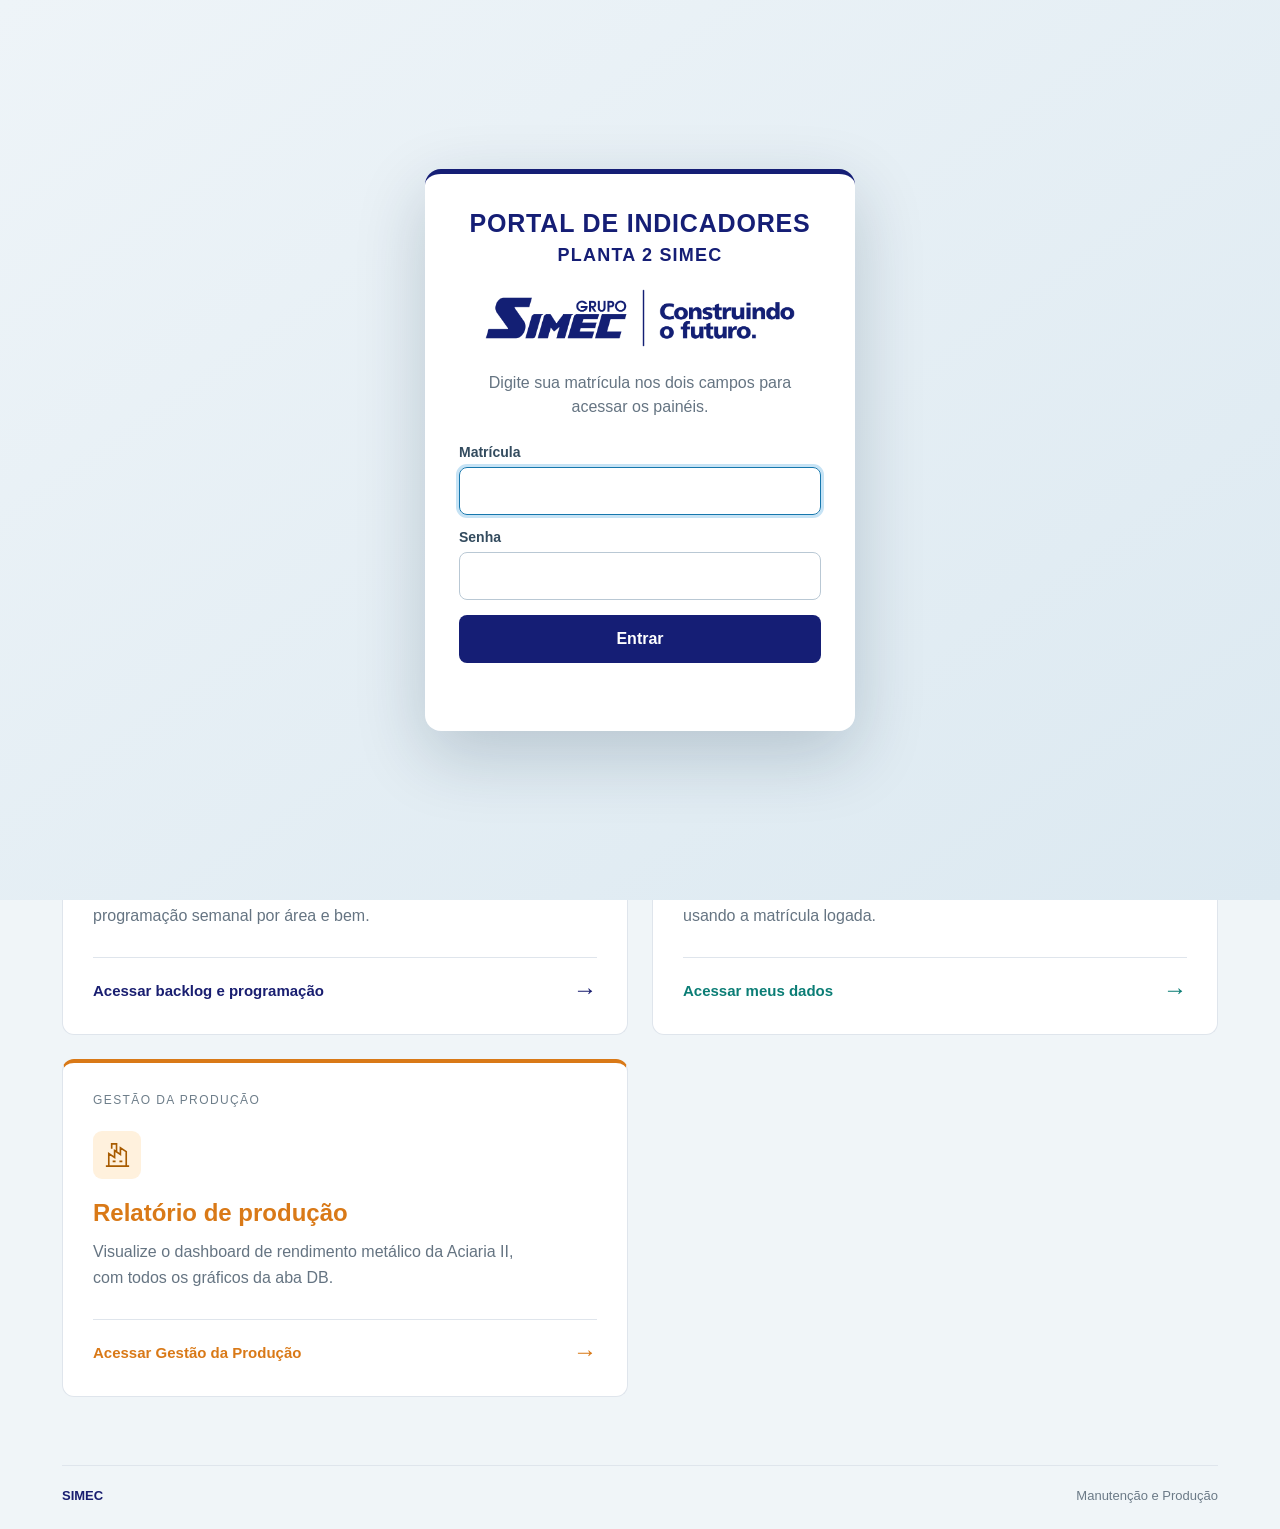
<file: index.html>
<!doctype html>
<html lang="pt-BR"><head><meta charset="utf-8"><meta name="viewport" content="width=device-width,initial-scale=1"><title>Portal de Indicadores Planta 2 Simec</title><meta name="description" content="Acesso aos painéis de treinamentos e manutenção SIMEC Planta 2."><link rel="icon" type="image/png" href="assets/simec-logo.png"><link rel="stylesheet" href="padrao.css?v=20260926-10"><style>html.auth-pending body{visibility:hidden}</style><script>document.documentElement.classList.add("auth-pending")</script><script src="auth.js" defer></script></head>
<body class="portal"><div class="portal-topbar">PORTAL DE INDICADORES PLANTA 2 SIMEC</div><header class="portal-header"><div class="portal-header-inner"><div class="portal-brand"><img class="simec-mark" src="assets/grupo-simec-logo.png" alt="Grupo SIMEC — Construindo o futuro"><img class="ladle-live" src="assets/panela-animada.svg" alt="Panela de aciaria animada, com aço fluindo e faíscas" width="100" height="100"></div><h1>PORTAL DE INDICADORES<br><span>PLANTA 2 SIMEC</span></h1><p>Manutenção e Produção · Equipes e áreas da usina</p></div></header>
<main class="portal-main"><div class="portal-intro"><h2>Acesse os painéis</h2><p>Selecione a área que deseja consultar.</p></div><div class="access-grid">
<a class="access-card training" href="treinamentos.html"><span class="area-label">PESSOAS E EQUIPES</span><div class="access-icon" aria-hidden="true"><svg viewBox="0 0 32 32" fill="none" stroke="currentColor" stroke-width="1.7"><path d="m3 11 13-6 13 6-13 6-13-6Zm5 3v9c5 4 11 4 16 0v-9M29 11v12"/></svg></div><h2>Controle de treinamentos</h2><p>Consulte colaboradores, treinamentos, situação e vencimentos por área e equipe.</p><span class="access-bottom">Acessar treinamentos <span aria-hidden="true">→</span></span></a>
<a class="access-card maintenance-access" href="manutencao.html"><span class="area-label">PLANEJAMENTO E CONTROLE</span><div class="access-icon" aria-hidden="true"><svg viewBox="0 0 32 32" fill="none" stroke="currentColor" stroke-width="1.7"><path d="M4 4v24h25M9 24v-7h4v7m4 0V11h4v13m4 0V6h4v18"/></svg></div><h2>Dashboard de manutenção</h2><p>Acompanhe ordens periódicas e não periódicas e a consecução do backlog.</p><span class="access-bottom">Acessar manutenção <span aria-hidden="true">→</span></span></a>
<a class="access-card backlog-access" href="backlog.html"><span class="area-label">PROGRAMAÇÃO SEMANAL</span><div class="access-icon" aria-hidden="true"><svg viewBox="0 0 32 32" fill="none" stroke="currentColor" stroke-width="1.7"><path d="M5 7h22v20H5zM5 12h22M10 4v6m12-6v6M9 17h5m4 0h5M9 22h5m4 0h5"/></svg></div><h2>Backlog e Programação de Manutenção</h2><p>Filtre ordens pendentes, controle as etapas e monte a programação semanal por área e bem.</p><span class="access-bottom">Acessar backlog e programação <span aria-hidden="true">→</span></span></a>
<a class="access-card employee-access" href="funcionario.html"><span class="area-label">MINHA CONSULTA</span><div class="access-icon" aria-hidden="true"><svg viewBox="0 0 32 32" fill="none" stroke="currentColor" stroke-width="1.7"><circle cx="16" cy="10" r="5"/><path d="M6 28c1-8 5-12 10-12s9 4 10 12M22 7h7m-3-3v6"/></svg></div><h2>Painel do colaborador</h2><p>Consulte seus treinamentos e sua programação semanal usando a matrícula logada.</p><span class="access-bottom">Acessar meus dados <span aria-hidden="true">→</span></span></a>
<a class="access-card production-access" href="gestao-producao.html"><span class="area-label">GESTÃO DA PRODUÇÃO</span><div class="access-icon" aria-hidden="true"><svg viewBox="0 0 32 32" fill="none" stroke="currentColor" stroke-width="1.7"><path d="M4 27h24M7 27V14l6 4v-7l6 4V8l6 4v15M10 9V4h5v8M11 22h3m4 0h3"/></svg></div><h2>Relatório de produção</h2><p>Visualize o dashboard de rendimento metálico da Aciaria II, com todos os gráficos da aba DB.</p><span class="access-bottom">Acessar Gestão da Produção <span aria-hidden="true">→</span></span></a>
</div></main><footer class="portal-footer"><strong>SIMEC</strong><span>Manutenção e Produção</span></footer></body></html>
</file>
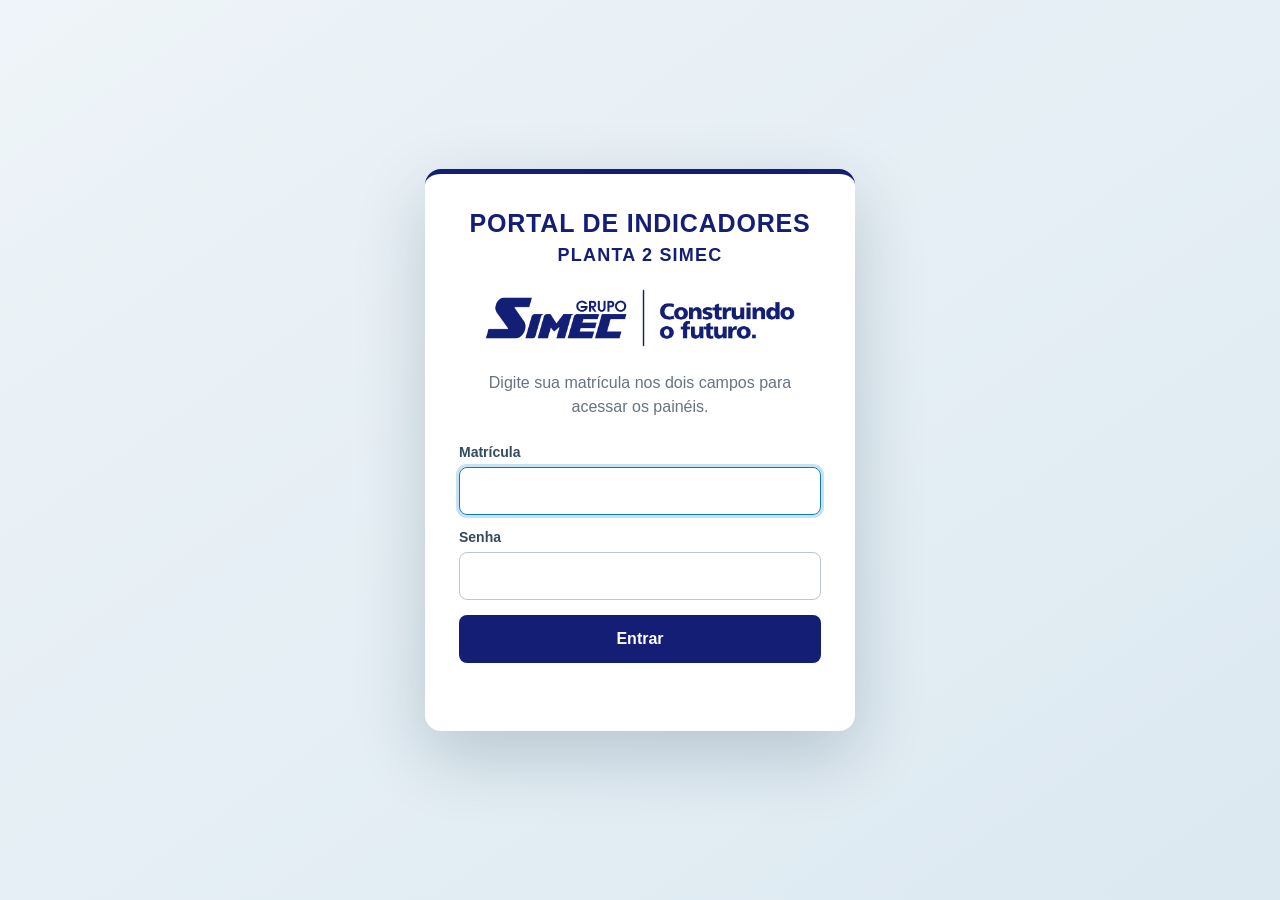
<file: admin.html>
<!doctype html>
<html lang="pt-BR"><head><meta charset="utf-8"><meta name="viewport" content="width=device-width,initial-scale=1"><title>SIMEC | Administração do Portal</title><link rel="icon" type="image/png" href="assets/simec-logo.png"><link rel="stylesheet" href="style.css"><link rel="stylesheet" href="padrao.css?v=20260926-11"><link rel="stylesheet" href="backlog.css?v=20261001-massa1"><script src="dados.js?v=20261001-outubro1" defer></script><script src="equipe.js?v=20260929-filtros2" defer></script><script src="access-control.js?v=20260930-adminreset1" defer></script><script src="export-excel.js?v=20260926-2" defer></script><script src="employee-store.js?v=20260929-filtros2" defer></script><script src="admin.js?v=20261001-massa1" defer></script><style>.employee-form{display:grid;grid-template-columns:repeat(auto-fit,minmax(200px,1fr));gap:16px;margin:20px 0}.employee-form label{display:flex;flex-direction:column;gap:6px}.employee-form input,.employee-form select{padding:10px;border:1px solid #cab8db;border-radius:6px;min-width:0}.employee-form button{align-self:end;padding:10px}.reset-programming{margin-bottom:18px;border:1px solid #e0b4a9;border-top:5px solid #b33a22;background:#fff9f7}.reset-programming h2{color:#8e2e1c}.reset-programming-controls{display:flex;flex-wrap:wrap;gap:10px;align-items:end}.reset-programming label{display:grid;gap:6px;min-width:230px;color:#654239}.reset-programming input{min-height:40px;padding:8px 10px;border:1px solid #d2aaa0;border-radius:6px}.reset-programming button{background:#a93620;color:#fff;border-color:#a93620;font-weight:700}.reset-programming button:disabled{background:#c9b8b3;border-color:#c9b8b3;cursor:not-allowed}</style><style>html.auth-pending body{visibility:hidden}</style><script>document.documentElement.classList.add("auth-pending")</script><script src="auth.js?v=20261001-massa2" defer></script></head>
<body class="maintenance backlog-page admin-page"><header><div class="brand"><img src="assets/grupo-simec-logo.png" alt="Grupo SIMEC — Construindo o futuro"><div class="brand-caption"><strong>Administração do Portal</strong><small>Permissões de programação</small></div></div><div class="head-right"><a class="portal-back" href="backlog.html">← Voltar ao Backlog</a></div></header>
<main><div class="page-heading"><div><p class="eyebrow">ACESSO RESTRITO</p><h1>Cadastro de funcionários e permissões</h1></div><span id="admin-user" class="count"></span></div><section id="reset-programming" class="backlog-panel reset-programming" hidden><h2>Limpar e resetar a programação</h2><p>Remove etapas, flags, semana, dia, mão de obra e histórico somente das ordens que continuam pendentes. Ordens executadas, encerradas ou canceladas permanecem preservadas.</p><div class="reset-programming-controls"><label>Confirmação<input id="reset-confirmation" autocomplete="off" placeholder="Digite LIMPAR"></label><button type="button" id="reset-programming-button" disabled>Resetar programação</button></div><p id="reset-result" role="status"></p></section><section id="admin-blocked" class="access-blocked" hidden><h2>Acesso restrito</h2><p>Somente administradores podem alterar cadastros e funções do portal.</p></section><section id="admin-content" class="backlog-panel" hidden><section aria-labelledby="employee-title"><h2 id="employee-title">Cadastro de funcionários</h2><p>Informe uma matrícula existente para editar o cadastro ou uma nova para cadastrar.</p><form id="employee-form" class="employee-form"><label>Matrícula<input id="employee-id" inputmode="numeric" pattern="[0-9]+" required></label><label>Nome completo<input id="employee-name" required maxlength="150"></label><label>Área<input id="employee-area" required maxlength="150"></label><label>Equipe<select id="employee-type"><option>Manutenção</option><option>Produção</option><option>Pátio de Sucatas</option></select></label><label>Supervisor<input id="employee-supervisor" maxlength="150"></label><button type="submit">Salvar cadastro</button><button id="export-employees" type="button">Exportar cadastros para publicação</button></form><p id="employee-result" role="status"></p><p>Os cadastros ficam salvos neste navegador. Para atualizar o portal e liberar o login por matrícula, salve o arquivo <strong>CADASTRO_FUNCIONARIOS.csv</strong> na pasta principal, ao lado de <strong>ATUALIZAR_DASHBOARD.cmd</strong>, e execute o CMD. Guarde esse CSV para as próximas atualizações.</p></section><hr><div class="backlog-toolbar"><div><h2>Quem pode programar ordens</h2><p>Administradores sempre podem programar. Para os demais, escolha Leitor ou Programador.</p><span id="role-pending" class="pending-changes"></span></div><div class="backlog-actions"><button id="save-roles" class="save-button">Salvar permissões</button></div></div><div class="admin-search"><label>Buscar funcionário ou matrícula<input id="role-search" placeholder="Digite nome ou matrícula"></label></div><div class="backlog-table-wrap admin-table-wrap"><table class="backlog-table"><thead><tr><th>Matrícula</th><th>Funcionário</th><th>Área</th><th>Função no portal</th><th>Regra</th></tr></thead><tbody id="role-body"></tbody></table></div></section></main><footer>SIMEC · Administração do Portal <span>Permissões de programação</span></footer><div id="toast" role="status" aria-live="polite"></div></body></html>
</file>
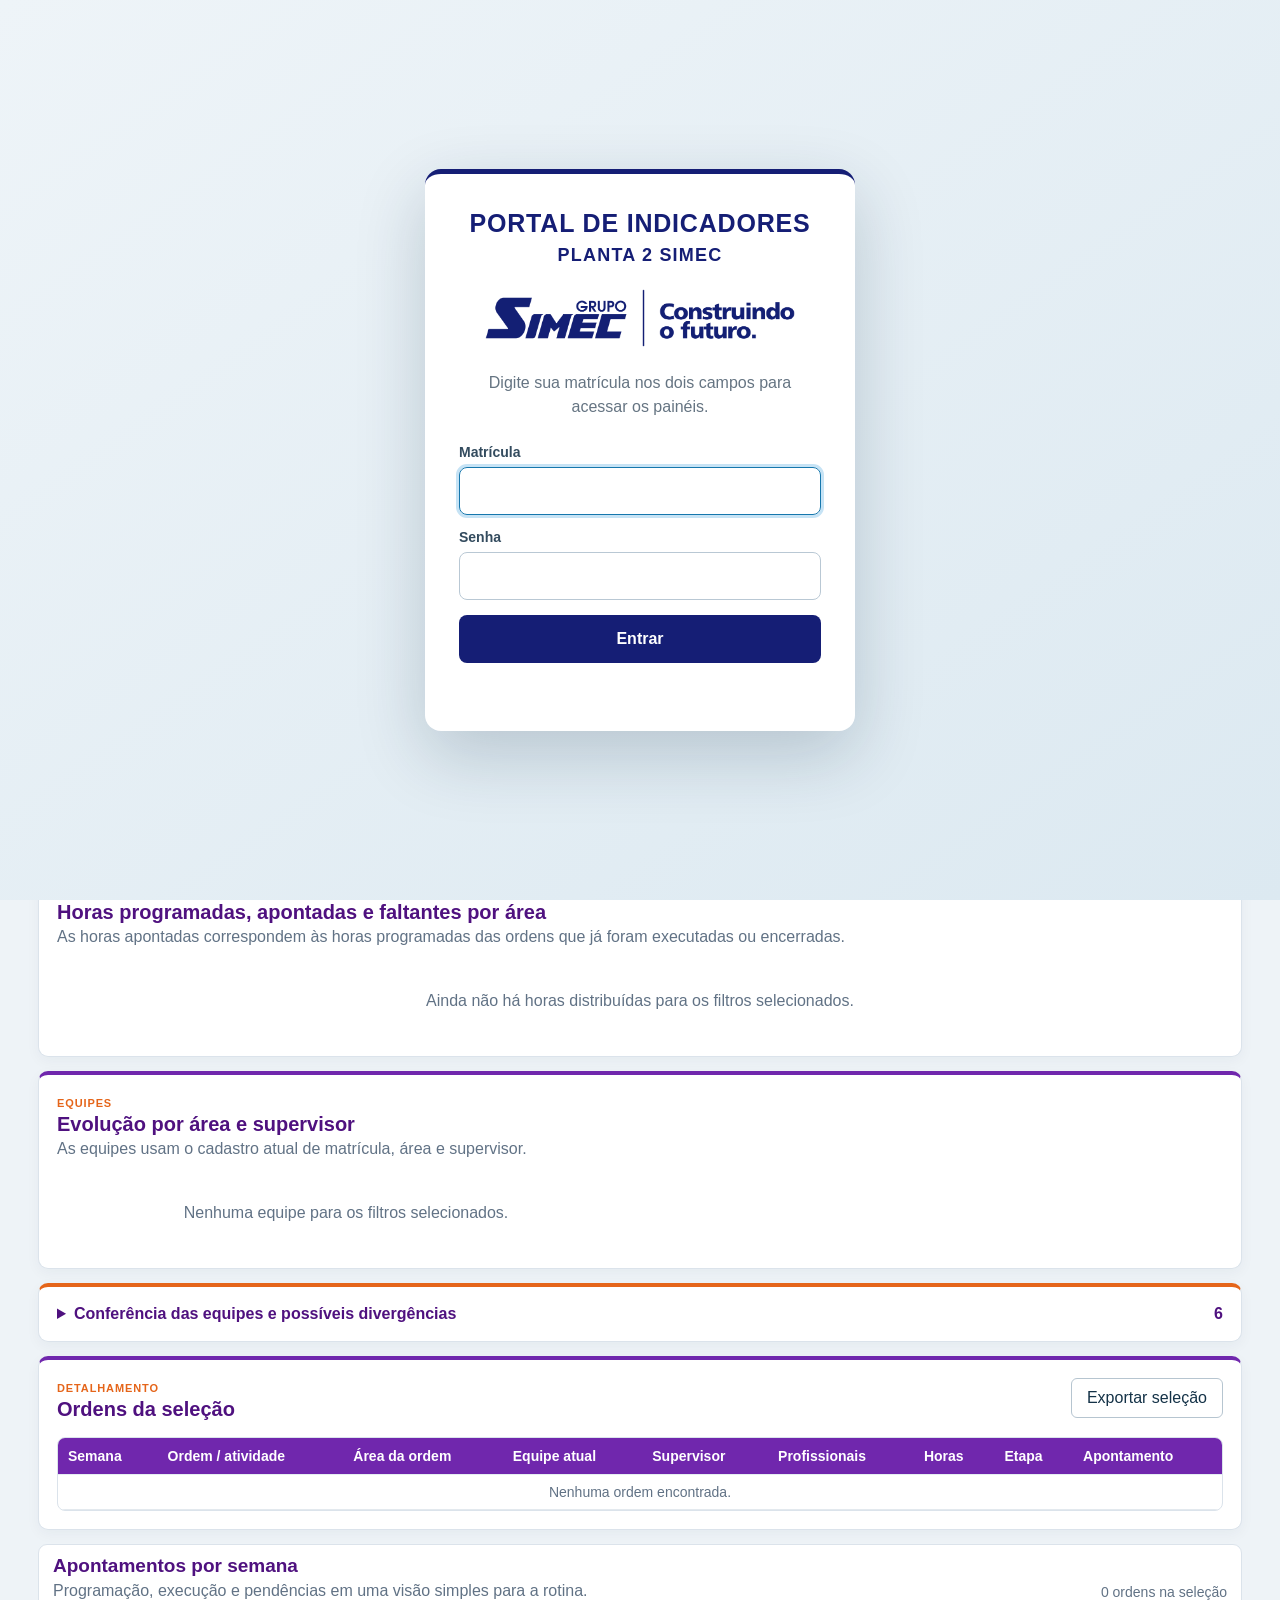
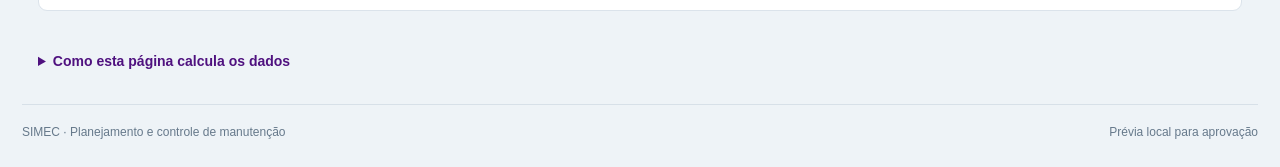
<file: apontamentos.html>
<!doctype html>
<html lang="pt-BR"><head><meta charset="utf-8"><meta name="viewport" content="width=device-width,initial-scale=1"><title>SIMEC | Controle de apontamentos</title><meta name="description" content="Controle semanal de apontamentos de manutenção por área, supervisor e equipe."><link rel="icon" type="image/png" href="assets/simec-logo.png"><link rel="stylesheet" href="style.css"><link rel="stylesheet" href="padrao.css?v=20260926-11"><link rel="stylesheet" href="maintenance-professional.css?v=20261001-status1"><link rel="stylesheet" href="apontamentos.css?v=20261001-hours1"><style>html.auth-pending body{visibility:hidden}</style><script>document.documentElement.classList.add('auth-pending')</script><script src="auth.js?v=20261001-massa2" defer></script><script src="dados.js?v=20261001-outubro1" defer></script><script src="equipe.js?v=20261001-apontamentos1" defer></script><script src="access-control.js?v=20261001-resumo1" defer></script><script src="employee-store.js?v=20260929-filtros3" defer></script><script src="export-excel.js?v=20260926-2" defer></script><script src="apontamentos.js?v=20261001-hours1" defer></script></head>
<body class="maintenance pointing-page"><header><div class="brand"><img src="assets/grupo-simec-logo.png" alt="Grupo SIMEC — Construindo o futuro"><div class="brand-caption"><strong>Controle de apontamentos</strong><small>Evolução semanal · áreas, supervisores e equipes</small></div></div><div class="head-right"><a class="portal-back" href="manutencao.html">← Voltar à manutenção</a><span id="updated"></span><button id="reload">Recarregar dados</button></div></header>
<main><div class="page-heading"><div><p class="eyebrow">ACOMPANHAMENTO DA EXECUÇÃO</p><h1>Apontamentos por semana</h1><p>Programação, execução e pendências em uma visão simples para a rotina.</p></div><span id="selection-count" class="count"></span></div><section id="filters" class="pointing-page-filters"></section><section id="kpis" class="pointing-kpis"></section><section class="pointing-grid"><article class="pointing-panel weekly-panel"><div class="panel-heading"><div><p class="panel-kicker">EVOLUÇÃO DO MÊS</p><h2>Resultado por semana</h2></div><div class="chart-legend"><span><i class="done"></i>Apontadas</span><span><i class="waiting"></i>Aguardando</span><span><i class="unplanned"></i>Sem programação</span></div></div><div id="weekly-chart" class="weekly-chart"></div></article><article class="pointing-panel attention-panel"><div class="panel-heading"><div><p class="panel-kicker">ATENÇÃO</p><h2>O que precisa de ação</h2></div></div><div id="attention-list"></div></article></section><section class="pointing-panel availability-panel"><div class="panel-heading"><div><p class="panel-kicker">DISPONIBILIDADE</p><h2>Horas programadas, apontadas e faltantes por área</h2><p>As horas apontadas correspondem às horas programadas das ordens que já foram executadas ou encerradas.</p></div></div><div id="availability-chart" class="availability-chart"></div></section><section class="pointing-panel"><div class="panel-heading"><div><p class="panel-kicker">EQUIPES</p><h2>Evolução por área e supervisor</h2><p>As equipes usam o cadastro atual de matrícula, área e supervisor.</p></div></div><div id="team-cards" class="team-cards"></div></section><section class="pointing-panel quality-panel"><details><summary>Conferência das equipes e possíveis divergências <strong id="quality-count"></strong></summary><div id="quality-list"></div></details></section><section class="pointing-panel"><div class="panel-heading"><div><p class="panel-kicker">DETALHAMENTO</p><h2>Ordens da seleção</h2></div><div><button id="export-pointing" class="export-button">Exportar seleção</button></div></div><div class="pointing-table-wrap"><table class="pointing-table"><thead><tr><th>Semana</th><th>Ordem / atividade</th><th>Área da ordem</th><th>Equipe atual</th><th>Supervisor</th><th>Profissionais</th><th>Horas</th><th>Etapa</th><th>Apontamento</th></tr></thead><tbody id="pointing-body"></tbody></table></div></section><details class="method"><summary>Como esta página calcula os dados</summary><div><p>As ordens usam a semana salva na programação. Quando a semana ainda não existe, a data original aparece apenas para conferência. Área e supervisor dos profissionais vêm do cadastro atual das equipes. As horas apontadas são as horas programadas associadas a ordens executadas ou encerradas; a fonte atual não fornece a duração real registrada no TOTVS.</p></div></details></main><footer>SIMEC · Planejamento e controle de manutenção <span>Prévia local para aprovação</span></footer><div id="toast" role="status" aria-live="polite"></div></body></html>
</file>
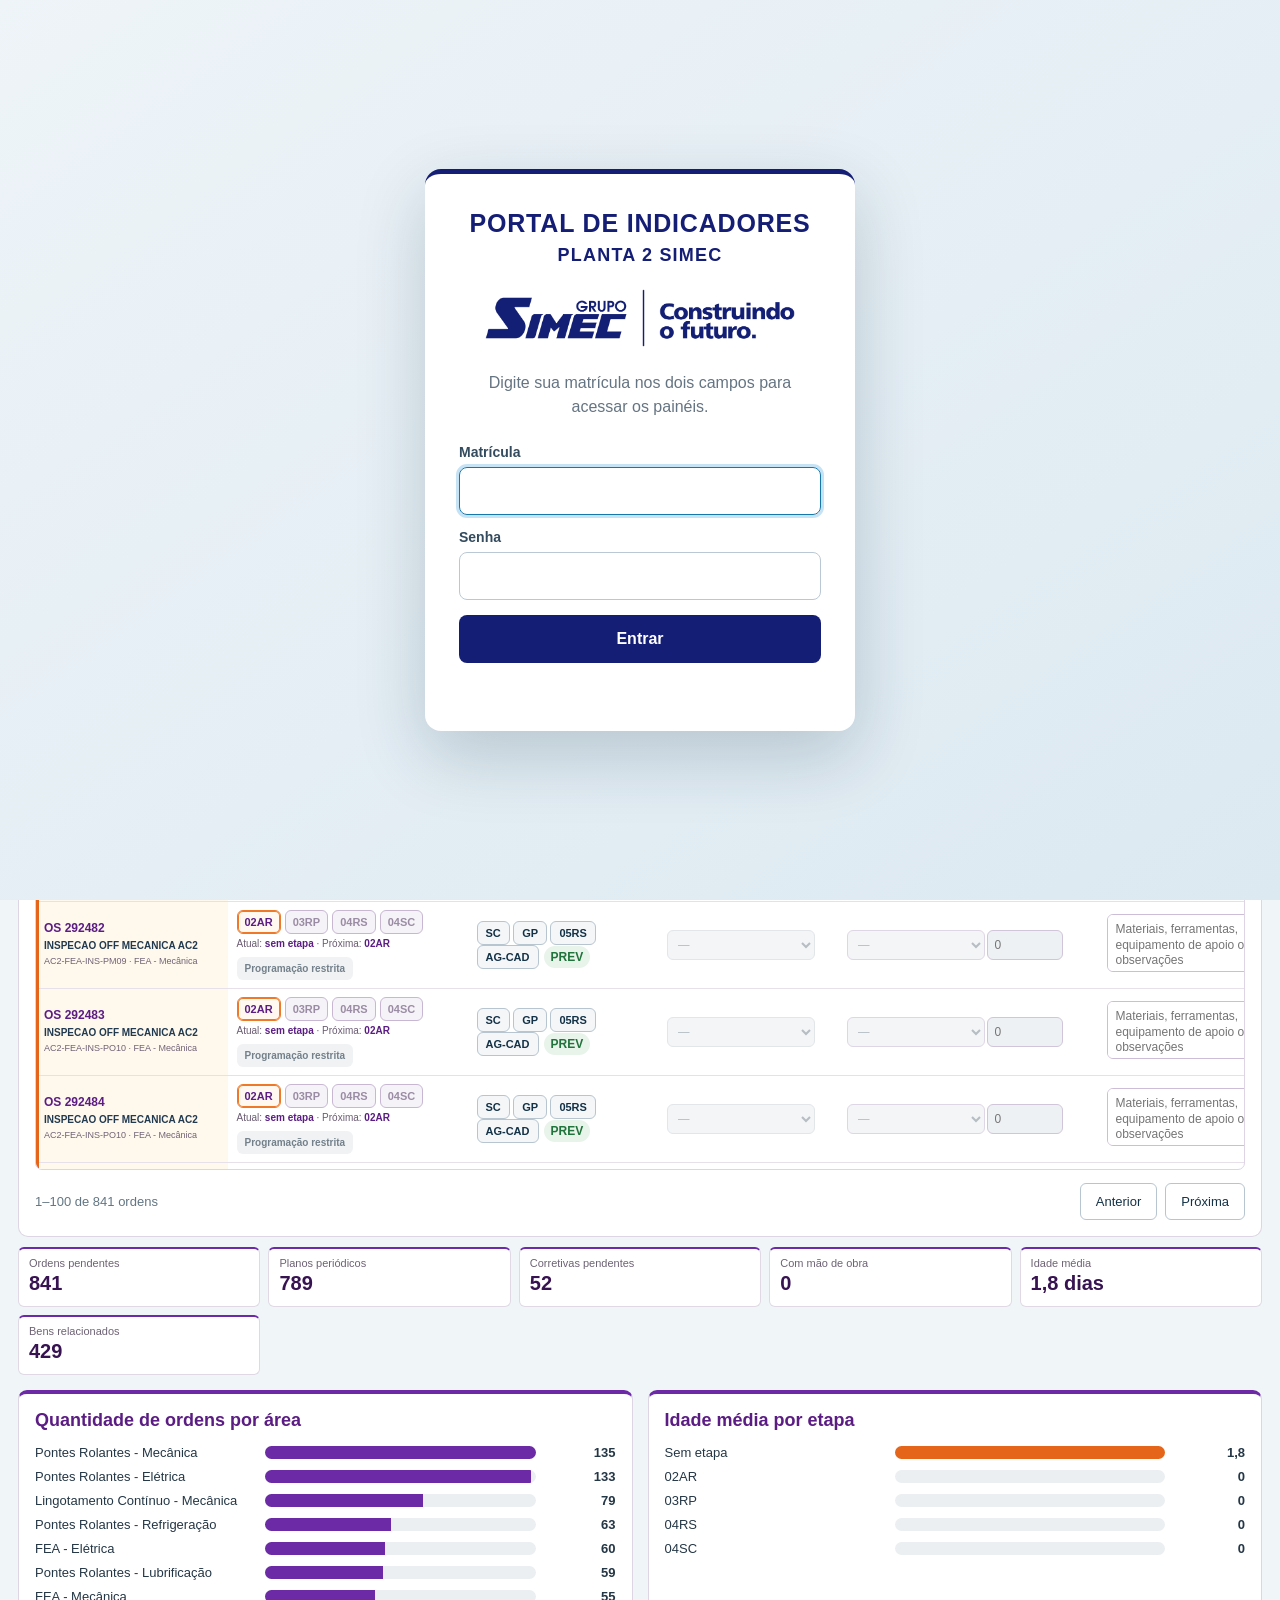
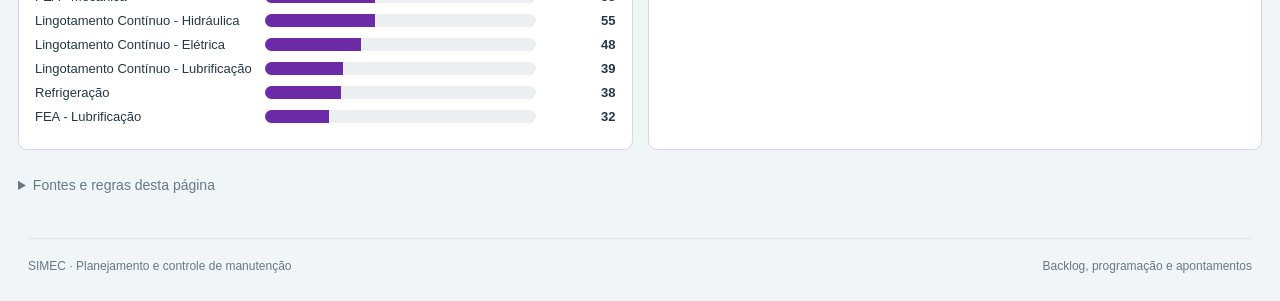
<file: backlog.html>
<!doctype html>
<html lang="pt-BR"><head><meta charset="utf-8"><meta name="viewport" content="width=device-width,initial-scale=1"><title>SIMEC | Backlog e Programação de Manutenção</title><meta name="description" content="Backlog, programação, mão de obra e apontamentos de manutenção da Planta 2 SIMEC."><link rel="icon" type="image/png" href="assets/simec-logo.png"><link rel="stylesheet" href="style.css"><link rel="stylesheet" href="padrao.css?v=20260926-11"><link rel="stylesheet" href="backlog.css?v=20261001-massa1"><script src="dados.js?v=20261001-outubro1" defer></script><script src="equipe.js?v=20260929-filtros3" defer></script><script src="access-control.js?v=20260930-adminreset1" defer></script><script src="export-excel.js?v=20260926-2" defer></script><script src="employee-store.js?v=20260929-filtros3" defer></script><script src="backlog.js?v=20261001-massa1" defer></script><style>html.auth-pending body{visibility:hidden}</style><script>document.documentElement.classList.add("auth-pending")</script><script src="auth.js?v=20261001-massa2" defer></script></head>
<body class="maintenance backlog-page"><header><div class="brand"><img src="assets/grupo-simec-logo.png" alt="Grupo SIMEC — Construindo o futuro"><div class="brand-caption"><strong>Backlog e Programação de Manutenção</strong><small>Ordens, mão de obra e apontamentos</small></div></div><div class="head-right"><a class="portal-back" href="index.html">← Voltar ao Portal</a><span id="updated"></span><button id="reload">Recarregar dados</button></div></header>
<main><div class="page-heading"><div><p class="eyebrow">PLANEJAMENTO SEMANAL DE MANUTENÇÃO</p><h1>Backlog e Programação de Manutenção</h1></div><span id="count" class="count"></span></div>
<nav class="backlog-view-tabs" aria-label="Abas do backlog"><button type="button" class="active" data-view="programacao">Backlog completo</button><button type="button" data-view="calendario">Programação completa</button><button type="button" data-view="area">Planejamento por área</button><button id="mass-program-tab" type="button" data-view="massa" hidden>04RS em massa</button><button type="button" data-view="apontamentos">Controle de apontamentos</button><button type="button" data-view="fluxo">Fluxo das ordens</button><a id="admin-tab" href="admin.html" hidden>Administração</a></nav>
<div id="programacao-view"><details class="filter-details"><summary>Filtros do backlog</summary><section id="filters" class="backlog-filters" aria-label="Filtros do backlog"></section></details><section class="backlog-panel"><div class="backlog-toolbar"><div><h2>Ordens pendentes</h2><p id="selection-summary"></p><span id="pending-changes" class="pending-changes"></span></div><div class="backlog-actions"><button id="save-all" class="save-button">Salvar alterações</button><button id="export-backlog" class="export-button">Exportar Excel</button></div></div><div class="sequence-note"><strong>Fluxo obrigatório:</strong> 02AR → 03RP → 04RS → 04SC. Em 04RS, informe semana, dia e as horas de cada profissional. Depois use <strong>Concluir e salvar programação</strong> e salve para registrar quem modificou.</div><div class="backlog-table-wrap"><table class="backlog-table"><thead id="table-head"></thead><tbody id="table-body"></tbody></table></div><div class="pagination"><span id="page-info"></span><div><button id="prev">Anterior</button><button id="next">Próxima</button></div></div></section><section id="kpis" class="backlog-kpis" aria-label="Resumo do backlog"></section><section id="summaries" class="backlog-summaries"></section></div>
<section id="calendario-view" class="calendar-view" hidden><section class="weekly-calendar-panel"><div class="print-heading"><img src="assets/grupo-simec-logo.png" alt="Grupo SIMEC"><div><h1>Programação semanal de manutenção</h1><p id="print-filter-summary"></p></div></div><div class="calendar-toolbar"><div><p class="calendar-eyebrow">PROGRAMAÇÃO SEMANAL</p><h2>Calendário completo</h2><p>Selecione a semana/ano, a área e a especialidade. A impressão inclui dias, ordens, bens, profissionais, matrículas e horas.</p></div><div class="calendar-filters"><label>Semana / ano<select id="calendar-week"></select></label><label>Área<select id="calendar-area"></select></label><label>Especialidade<select id="calendar-specialty"></select></label><button type="button" id="calendar-clear-area">Limpar filtros</button><button type="button" id="print-schedule" class="print-schedule">Imprimir programação</button></div></div><div id="calendar-board" class="weekly-calendar"></div><div class="calendar-detail-wrap"><h3>Lista completa da semana</h3><table class="calendar-detail-table"><thead><tr><th>Dia</th><th>Ordem</th><th>Área</th><th>Bem</th><th>Serviço / especialidade</th><th>Profissional</th><th>Matrícula</th><th>Horas</th></tr></thead><tbody id="calendar-detail-body"></tbody></table></div></section></section>
<section id="area-view" class="area-view" hidden><section class="backlog-panel"><div class="backlog-toolbar"><div><h2>Planejamento por área</h2><p>Visualize as ordens, etapas e recursos planejados de cada área.</p></div></div><div class="area-planning-filters"><label>Área<select id="area-planning-area"></select></label><label>Semana / ano<select id="area-planning-week"></select></label><button type="button" id="area-planning-clear">Limpar filtros</button></div><section id="area-planning-kpis" class="backlog-kpis"></section><div class="backlog-table-wrap area-planning-table-wrap"><table class="backlog-table"><thead><tr><th>Ordem / atividade</th><th>Área</th><th>Etapa</th><th>Semana / dia</th><th>Mão de obra</th><th>Horas</th><th>Recursos</th><th>Última alteração</th></tr></thead><tbody id="area-planning-body"></tbody></table></div></section></section>
<section id="mass-view" class="mass-view" hidden><section class="backlog-panel"><div class="backlog-toolbar"><div><h2>Ordens em 04RS</h2><p>Selecione ordens prontas e conclua a programação em 04SC de uma só vez.</p></div><button type="button" id="mass-complete" class="save-button" disabled>Colocar selecionadas em 04SC</button></div><div class="mass-toolbar"><label>Área<select id="mass-area"></select></label><button type="button" id="mass-select-ready">Selecionar prontas</button><button type="button" id="mass-clear-selection">Limpar seleção</button><strong id="mass-count"></strong></div><div class="sequence-note"><strong>Regra:</strong> somente ordens em 04RS com semana, dia e mão de obra válidos podem ser concluídas em massa.</div><div class="backlog-table-wrap mass-table-wrap"><table class="backlog-table"><thead><tr><th><input id="mass-check-all" type="checkbox" aria-label="Selecionar todas as ordens prontas"></th><th>Ordem / atividade</th><th>Área</th><th>Semana / dia</th><th>Mão de obra</th><th>Horas</th><th>Situação</th></tr></thead><tbody id="mass-body"></tbody></table></div></section></section>
<section id="apontamentos-view" class="apontamentos-view" hidden><div class="backlog-panel"><div class="backlog-toolbar"><div><h2>Controle de apontamentos</h2><p>Uma programação é considerada apontada quando a ordem estiver Executada ou Encerrada na base atualizada.</p></div><button id="export-apontamentos" class="export-button">Exportar apontamentos</button></div><div id="apontamento-filters" class="pointing-filters"></div><section id="apontamento-kpis" class="backlog-kpis"></section><div class="backlog-table-wrap pointing-table-wrap"><table class="backlog-table"><thead><tr><th>Semana</th><th>Dia</th><th>Funcionário</th><th>Matrícula</th><th>Área do funcionário</th><th>Horas</th><th>Ordem</th><th>Tipo</th><th>Especialidade</th><th>Status da ordem</th><th>Apontamento</th><th>Executante na base</th></tr></thead><tbody id="apontamento-body"></tbody></table></div><h2 class="capacity-title">Capacidade diária da equipe</h2><div id="capacity-board" class="capacity-board"></div></div></section>
<section id="fluxo-view" class="flow-view" hidden><div class="backlog-panel"><div class="backlog-toolbar"><div><h2>Fluxo das ordens de manutenção</h2><p>Consulta rápida das responsabilidades e decisões do processo.</p></div></div><div class="flow-image-wrap"><img src="assets/fluxo-ordens-manutencao.png" alt="Fluxograma das ordens de manutenção, do início ao encerramento"></div><h2 class="flow-legend-title">Legenda das etapas e tags</h2><div id="flow-tag-legend" class="flow-tag-legend"></div></div></section>
<details class="method"><summary>Fontes e regras desta página</summary><div><p>Fontes: Base de dados Power bi -.xlsm (incluindo as abas NP_), BENS AC2.xml e cadastro de funcionários da planilha de treinamentos.</p><ul><li>Entram no backlog somente ordens com situação Pendente.</li><li>A lista mostra somente funcionários da manutenção e permite cadastrar obra de terceiro com nome, empresa e identificação.</li><li>O limite é de 8 horas programadas por funcionário em cada dia.</li><li>Ordens Executadas ou Encerradas aparecem como apontadas após a atualização das planilhas.</li><li>Etapas, flags, programação, mão de obra e a identificação de quem salvou ficam registradas neste navegador e seguem na exportação.</li></ul></div></details></main><footer>SIMEC · Planejamento e controle de manutenção <span>Backlog, programação e apontamentos</span></footer><div id="third-party-dialog" class="third-party-dialog" hidden><section role="dialog" aria-modal="true" aria-labelledby="third-party-title"><div class="third-party-head"><div><span>OBRA DE TERCEIRO</span><h2 id="third-party-title">Adicionar profissional externo</h2></div><button type="button" id="third-party-cancel" aria-label="Fechar">×</button></div><form id="third-party-form"><label>Nome do profissional<input id="third-party-name" required autocomplete="off"></label><label>Empresa<input id="third-party-company" required autocomplete="organization"></label><label>Matrícula ou identificação<input id="third-party-registration" autocomplete="off" placeholder="Opcional"></label><p>Horas desta alocação: <strong id="third-party-hours"></strong></p><button type="submit">Adicionar à ordem</button></form></section></div><div id="toast" role="status" aria-live="polite"></div></body></html>
</file>
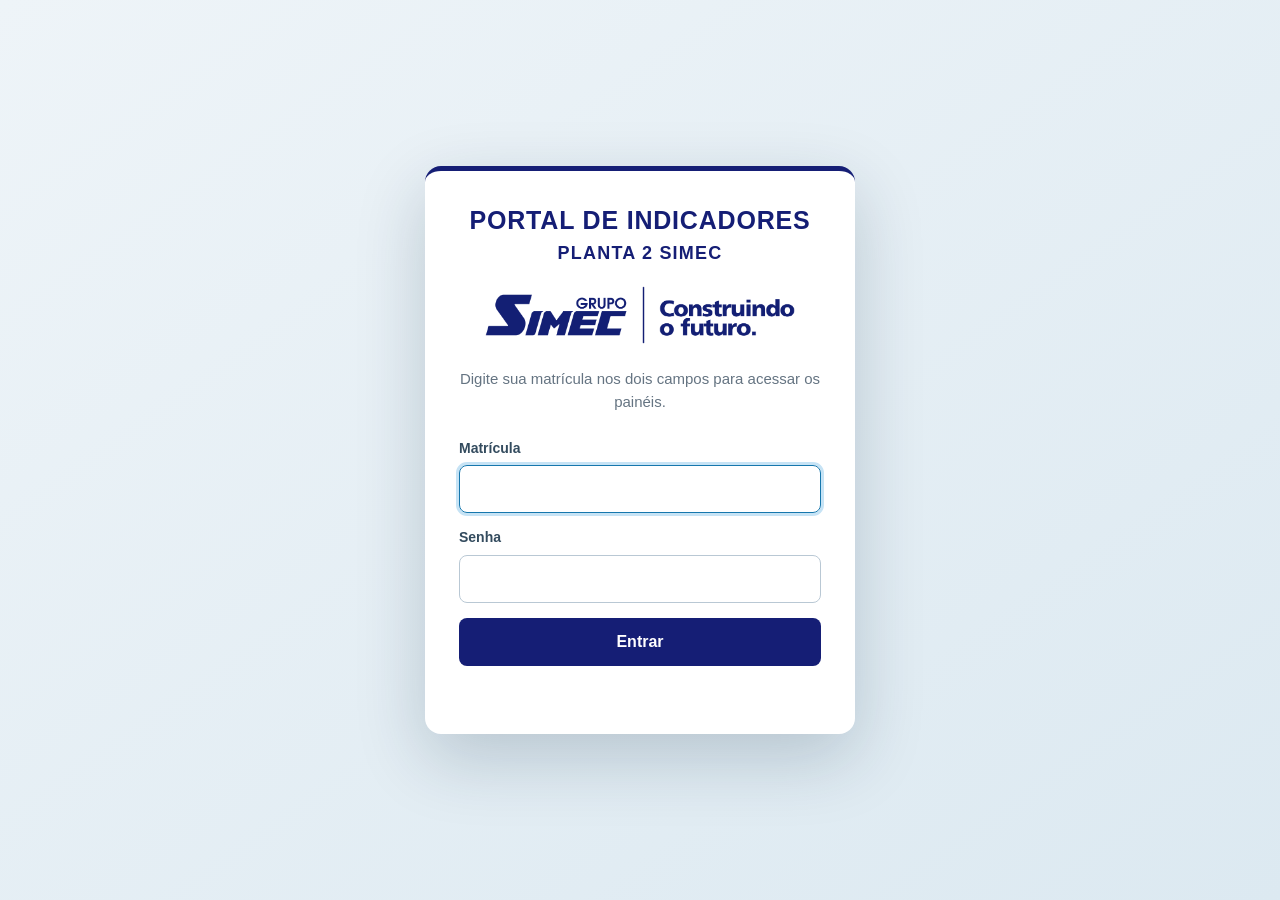
<file: funcionario.html>
<!doctype html>
<html lang="pt-BR"><head><meta charset="utf-8"><meta name="viewport" content="width=device-width,initial-scale=1"><title>SIMEC | Painel do Colaborador</title><meta name="description" content="Consulta individual de treinamentos e programação semanal do colaborador."><link rel="icon" type="image/png" href="assets/simec-logo.png"><link rel="stylesheet" href="padrao.css?v=20260926-11"><link rel="stylesheet" href="funcionario.css?v=20261002-2"><style>html.auth-pending body{visibility:hidden}</style><script>document.documentElement.classList.add('auth-pending')</script><script src="auth.js?v=20261001-massa2" defer></script><script src="dados.js?v=20261001-outubro1" defer></script><script src="equipe.js?v=20261001-apontamentos1" defer></script><script src="access-control.js?v=20261001-resumo1" defer></script><script src="employee-store.js?v=20260929-filtros3" defer></script><script src="funcionario.js?v=20261002-2" defer></script></head>
<body class="employee-page"><header class="employee-header"><div class="employee-brand"><img src="assets/grupo-simec-logo.png" alt="Grupo SIMEC — Construindo o futuro"><div><strong>Painel do Colaborador</strong><small>Treinamentos e programação semanal</small></div></div><a href="index.html">← Voltar ao portal</a></header>
<main><section class="employee-profile"><div><span class="profile-label">CONSULTA INDIVIDUAL</span><h1 id="employee-name">Carregando seus dados…</h1><p id="employee-meta"></p></div><div class="profile-id"><span>Matrícula</span><strong id="employee-id">—</strong></div></section>
<nav class="employee-tabs" aria-label="Dados do colaborador"><button type="button" class="active" data-view="training">Meus treinamentos</button><button type="button" data-view="schedule">Minha programação da semana</button><button type="button" id="team-tab" data-view="team" hidden>Programação da equipe</button></nav>
<section id="loading" class="employee-panel loading">Carregando informações…</section>
<section id="training-view" class="employee-view" hidden><div id="training-kpis" class="employee-kpis"></div><article class="employee-panel"><div class="panel-heading"><div><span class="panel-kicker">TREINAMENTOS</span><h2>Todos os meus registros</h2><p>Consulte a situação, a data e a revisão de cada treinamento.</p></div><div class="training-filters"><label>Buscar<input id="training-search" placeholder="Nome ou código do treinamento"></label><label>Situação<select id="training-status"><option value="">Todas</option><option>Concluído</option><option>A treinar</option><option>Em andamento</option></select></label></div></div><div class="employee-table-wrap"><table><thead><tr><th>Treinamento</th><th>Código</th><th>Revisão</th><th>Situação</th><th>Data do registro</th><th>Vencimento</th></tr></thead><tbody id="training-body"></tbody></table></div></article></section>
<section id="schedule-view" class="employee-view" hidden><article class="employee-panel schedule-controls"><div><span class="panel-kicker">PROGRAMAÇÃO</span><h2>Minha semana de trabalho</h2><p>Somente as ordens associadas à sua matrícula aparecem aqui.</p></div><div><label>Semana<select id="schedule-week"></select></label><button type="button" id="print-schedule">Imprimir programação</button></div></article><div id="schedule-kpis" class="employee-kpis"></div><section id="schedule-board" class="personal-week"></section><article class="employee-panel"><div class="panel-heading"><div><span class="panel-kicker">DETALHAMENTO</span><h2>Ordens da semana</h2></div></div><div class="employee-table-wrap"><table><thead><tr><th>Dia</th><th>Ordem / atividade</th><th>Área</th><th>Bem</th><th>Etapa</th><th>Horas</th><th>Recursos</th></tr></thead><tbody id="schedule-body"></tbody></table></div></article></section>
<section id="team-view" class="employee-view" hidden><article class="employee-panel schedule-controls"><div><span class="panel-kicker">CONSULTA DE PLANEJAMENTO</span><h2>Programação da equipe</h2><p>Consulta somente leitura da programação semanal e preventiva.</p></div><div class="team-query-filters"><label>Consulta<select id="team-mode"><option value="week">Programação da semana</option><option value="preventive">Programação preventiva</option><option value="mine">Programadas por mim</option></select></label><label id="team-area-label">Equipe<select id="team-area"></select></label><label>Semana<select id="team-week"></select></label><button type="button" id="print-team">Imprimir consulta</button></div></article><div class="readonly-note">Somente consulta. Nenhuma alteração pode ser feita nesta aba.</div><div id="team-kpis" class="employee-kpis"></div><section id="team-board" class="personal-week"></section><article class="employee-panel"><div class="panel-heading"><div><span class="panel-kicker">DETALHAMENTO</span><h2>Programação consultada</h2></div></div><div class="employee-table-wrap"><table><thead><tr><th>Dia</th><th>Ordem / atividade</th><th>Tipo</th><th>Área da ordem</th><th>Bem</th><th>Equipe / profissionais</th><th>Horas</th><th>Programado por</th></tr></thead><tbody id="team-body"></tbody></table></div></article></section>
<section id="load-error" class="employee-panel error-panel" hidden></section></main><footer>SIMEC · Consulta individual do colaborador <span>Dados conforme a última atualização publicada</span></footer></body></html>
</file>
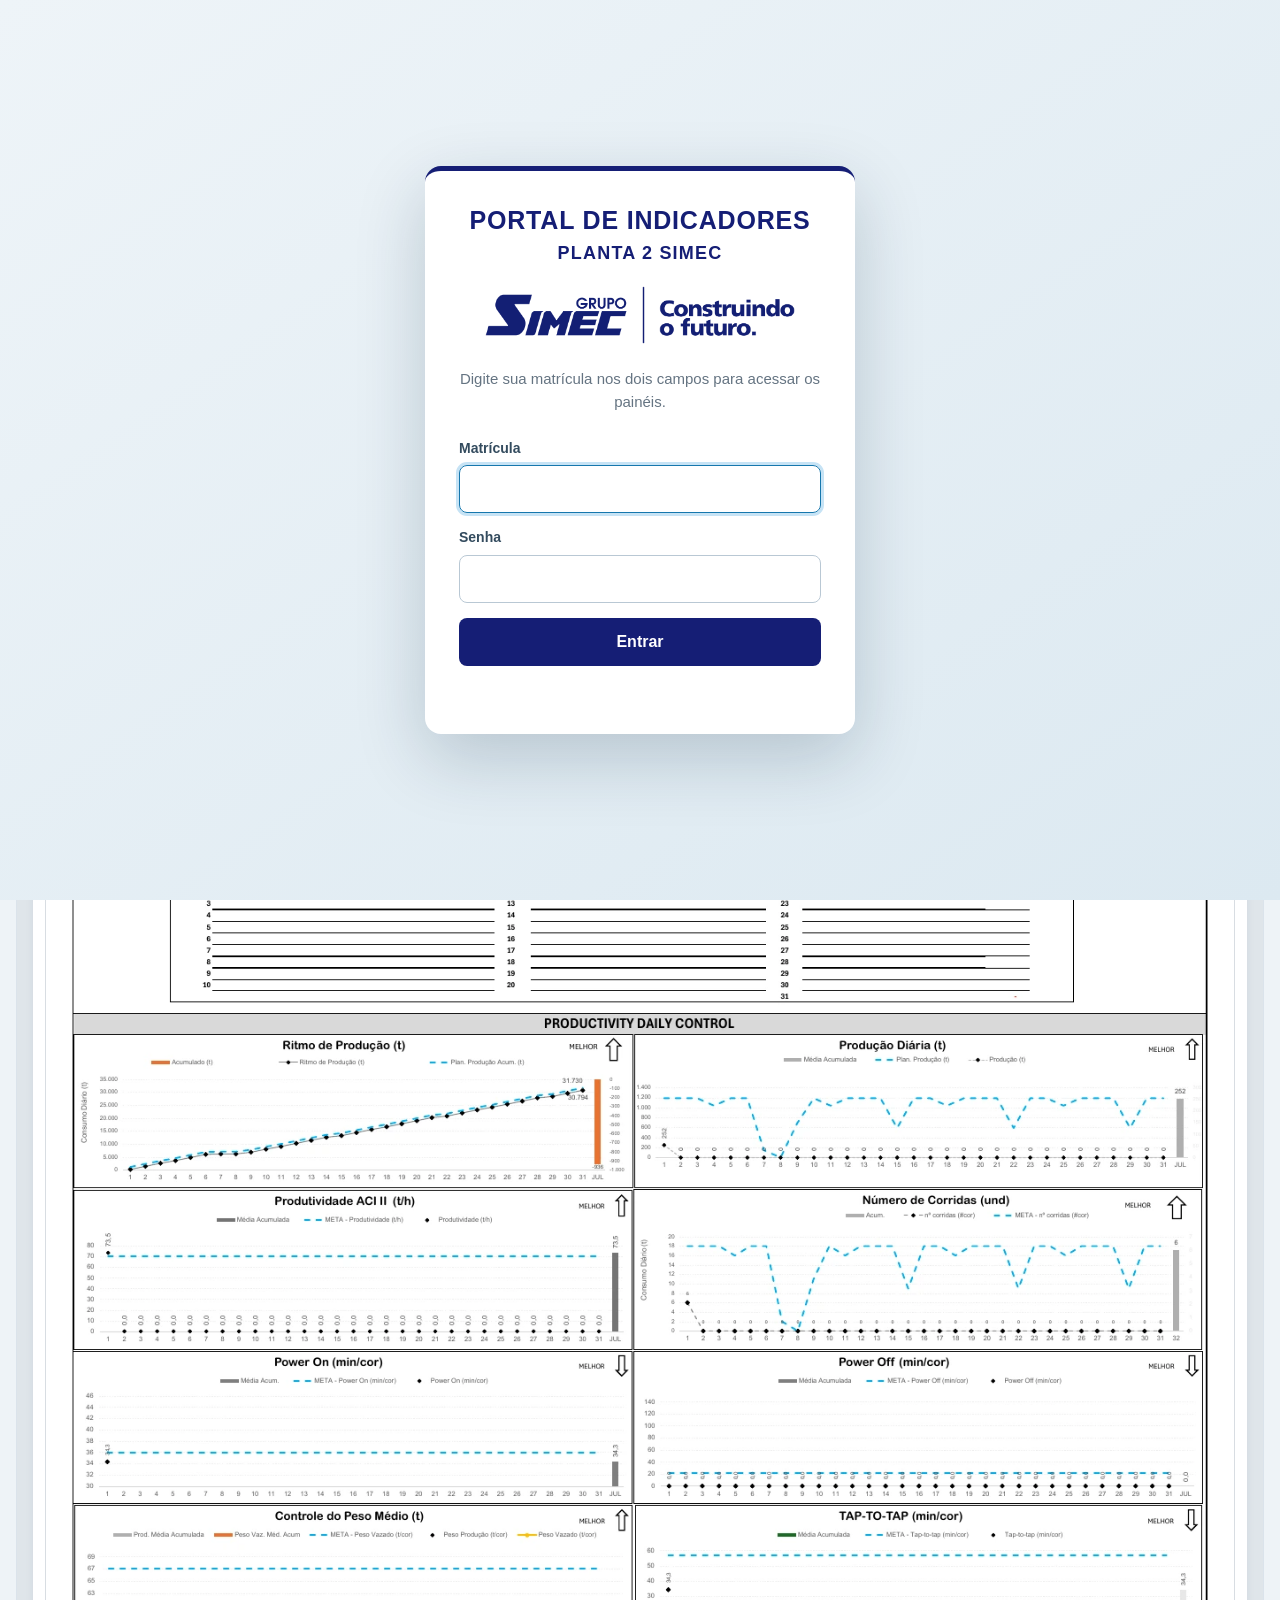
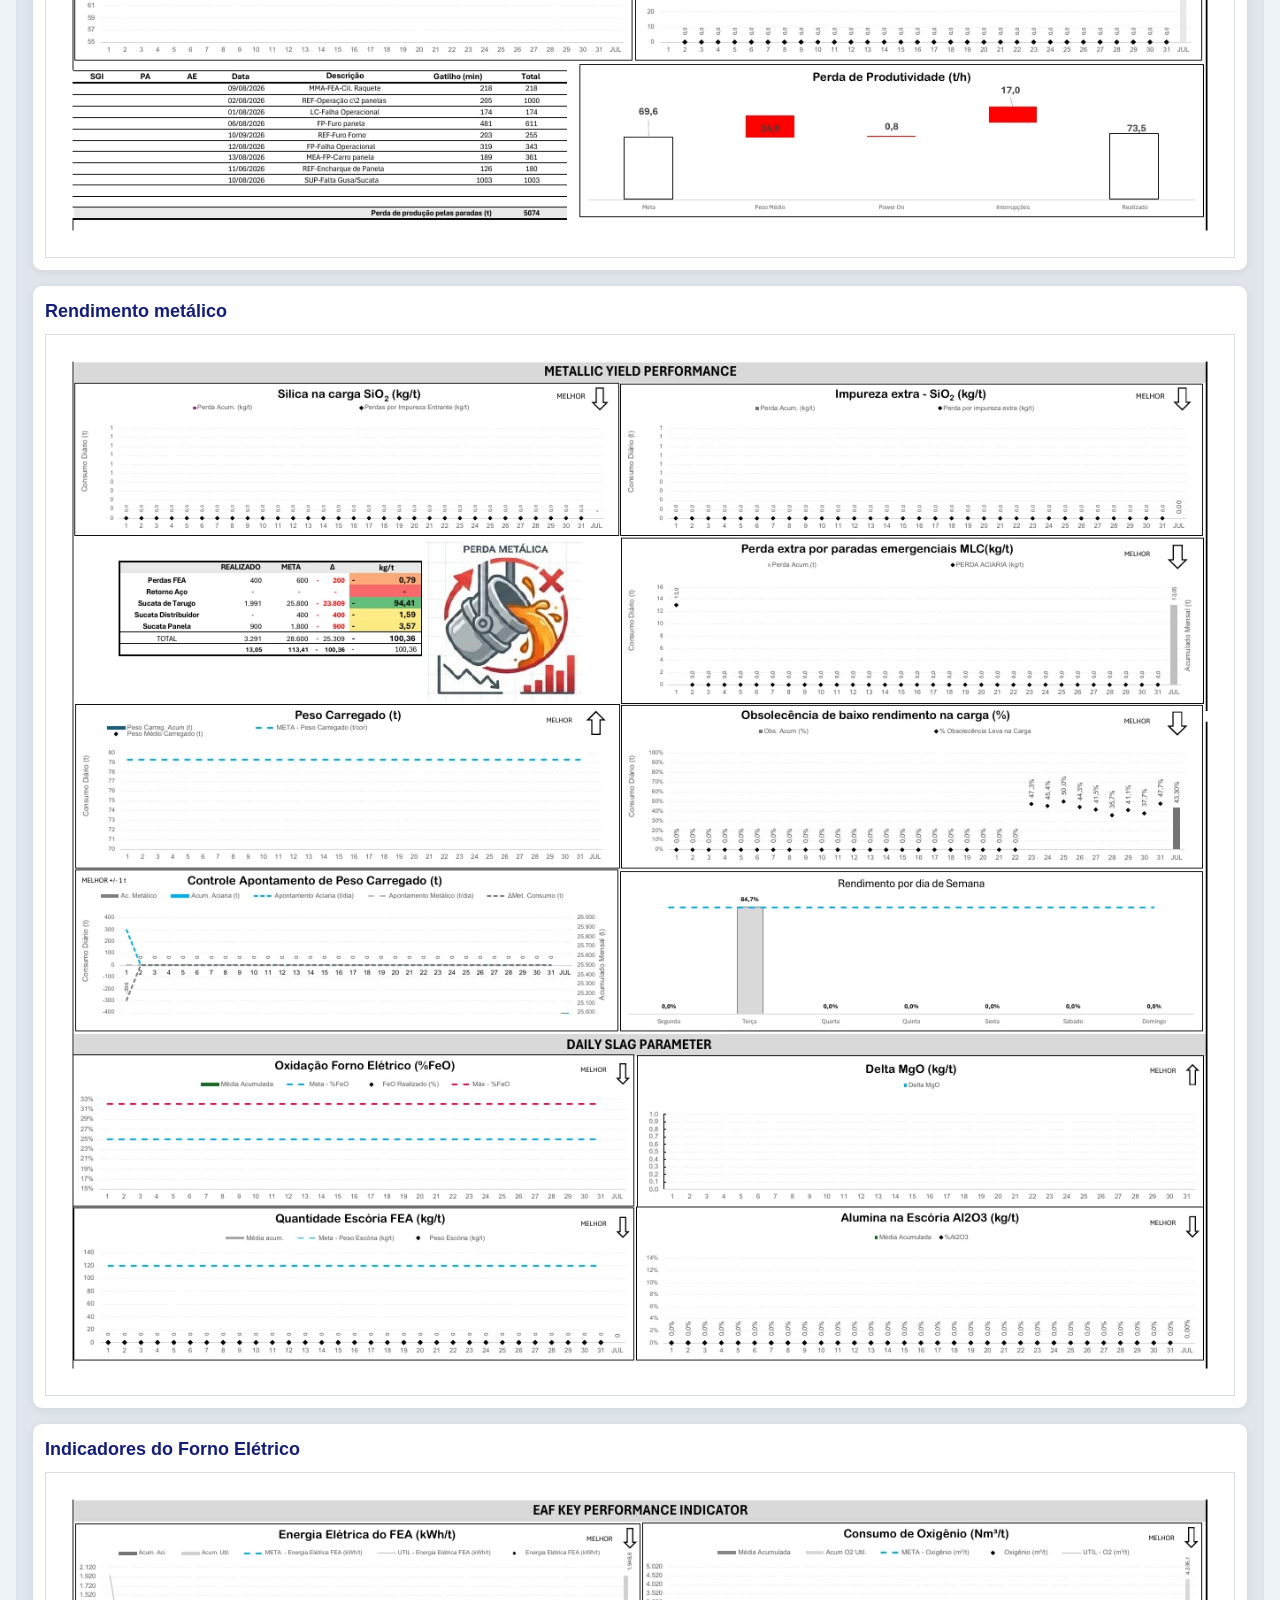
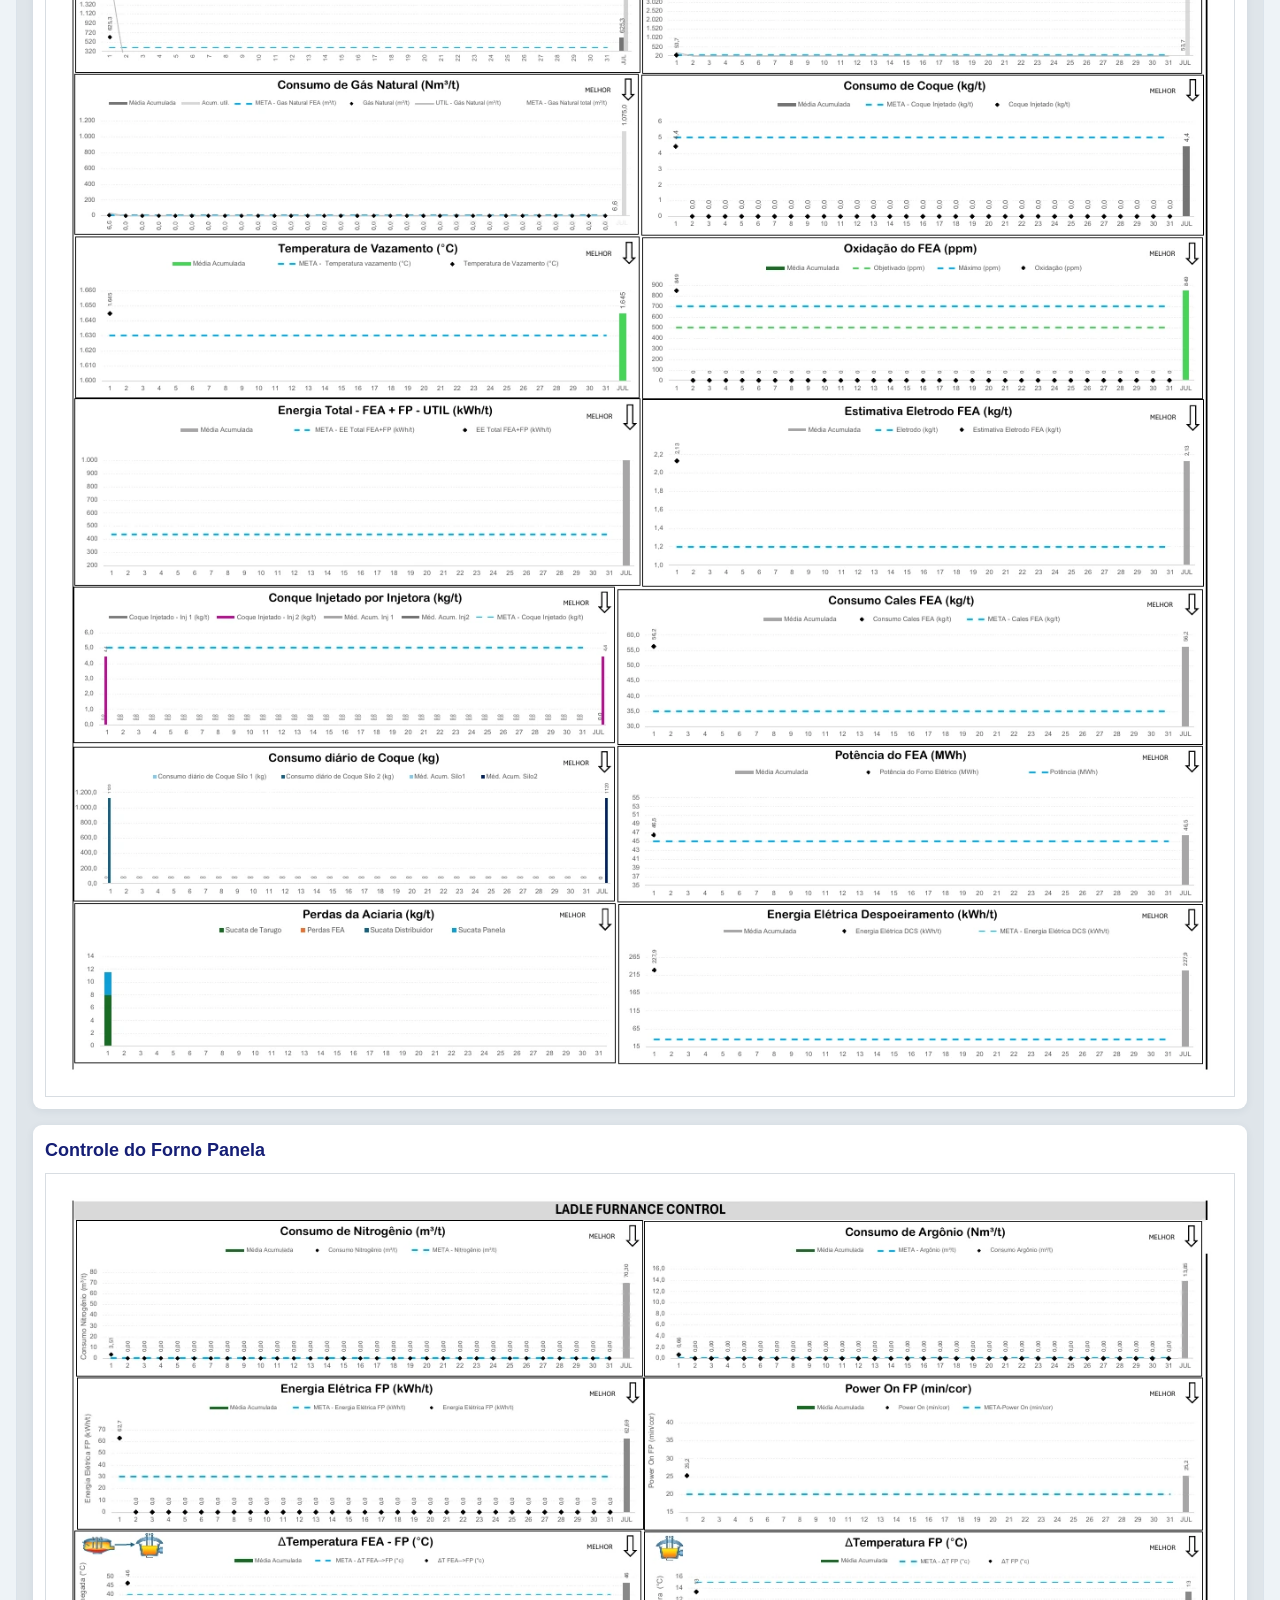
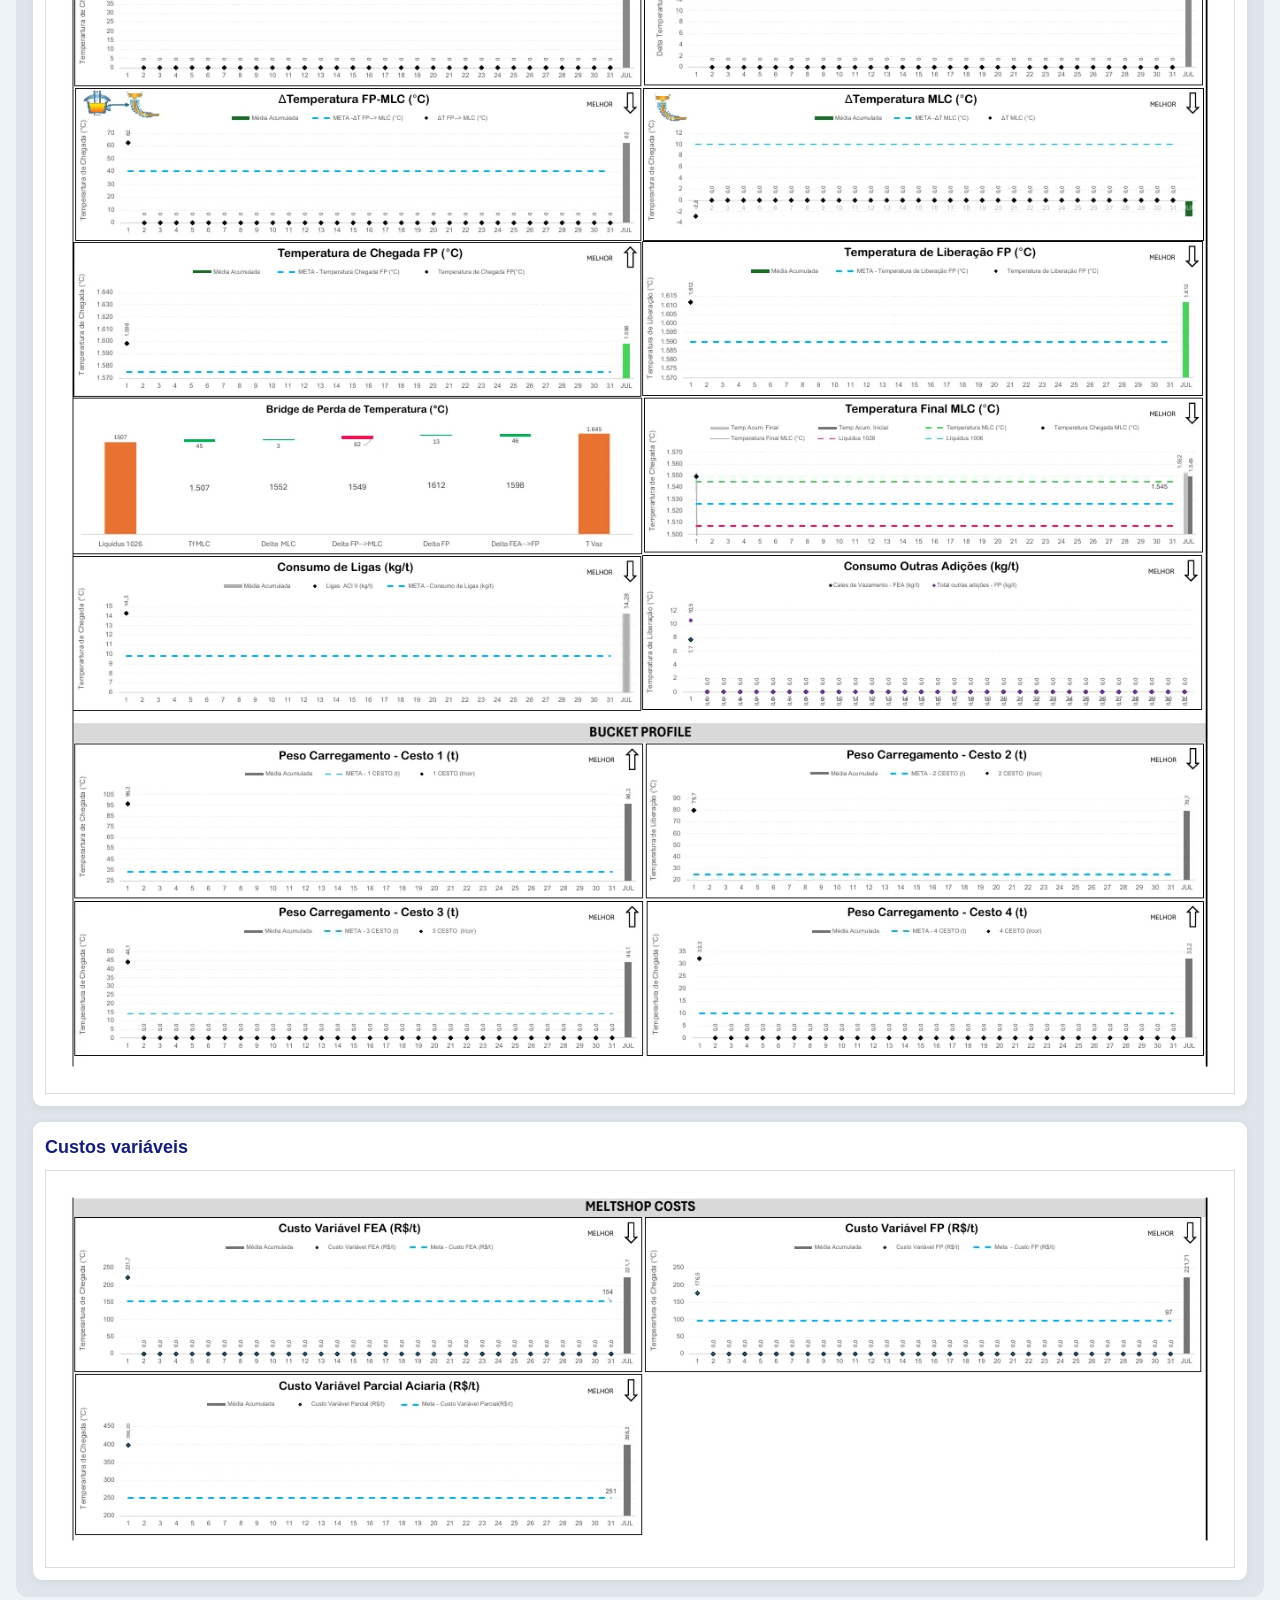
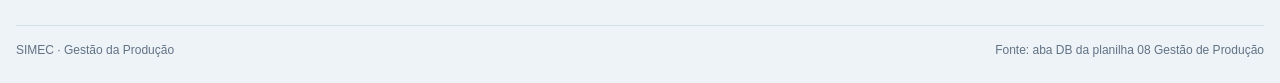
<file: gestao-producao.html>
<!doctype html>
<html lang="pt-BR"><head><meta charset="utf-8"><meta name="viewport" content="width=device-width,initial-scale=1"><title>SIMEC | Gestão da Produção</title><meta name="description" content="Relatório de Gestão da Produção da Aciaria II, conforme a aba DB da planilha de produção."><link rel="icon" type="image/png" href="assets/simec-logo.png"><link rel="stylesheet" href="padrao.css?v=20261002-producao1"><link rel="stylesheet" href="gestao-producao.css?v=20261002-2"><style>html.auth-pending body{visibility:hidden}</style><script>document.documentElement.classList.add('auth-pending')</script><script src="auth.js?v=20261001-massa2" defer></script></head>
<body class="production-page"><header class="production-header"><div class="production-brand"><img src="assets/grupo-simec-logo.png" alt="Grupo SIMEC — Construindo o futuro"><div><strong>Gestão da Produção</strong><small>Rendimento Metálico · Aciaria II</small></div></div><a href="index.html">← Voltar ao portal</a></header>
<main><section class="production-intro"><div><span>RELATÓRIO DA ABA DB</span><h1>Dashboard de Rendimento Metálico</h1><p>Relatório completo com os indicadores e gráficos da planilha Gestão da Produção.</p></div><div class="production-actions"><a href="assets/gestao-producao-db.pdf" target="_blank" rel="noopener">Abrir PDF</a><a href="assets/gestao-producao-db.pdf" download>Baixar PDF</a></div></section><nav class="report-nav" aria-label="Seções do relatório"><a href="#resumo">Resumo</a><a href="#metalico">Rendimento metálico</a><a href="#fea">Forno elétrico</a><a href="#fp">Forno panela</a><a href="#custos">Custos</a></nav><section class="report-pages"><article id="resumo"><h2>Resumo e produtividade</h2><img src="assets/gestao-producao/db-pagina-1.webp" alt="Resumo do dashboard de rendimento metálico e produtividade" loading="eager"></article><article id="metalico"><h2>Rendimento metálico</h2><img src="assets/gestao-producao/db-pagina-2.webp" alt="Indicadores de rendimento metálico" loading="lazy"></article><article id="fea"><h2>Indicadores do Forno Elétrico</h2><img src="assets/gestao-producao/db-pagina-3.webp" alt="Indicadores do Forno Elétrico" loading="lazy"></article><article id="fp"><h2>Controle do Forno Panela</h2><img src="assets/gestao-producao/db-pagina-4.webp" alt="Indicadores do Forno Panela" loading="lazy"></article><article id="custos"><h2>Custos variáveis</h2><img src="assets/gestao-producao/db-pagina-5.webp" alt="Indicadores de custos variáveis" loading="lazy"></article></section></main><footer>SIMEC · Gestão da Produção <span>Fonte: aba DB da planilha 08 Gestão de Produção</span></footer></body></html>
</file>
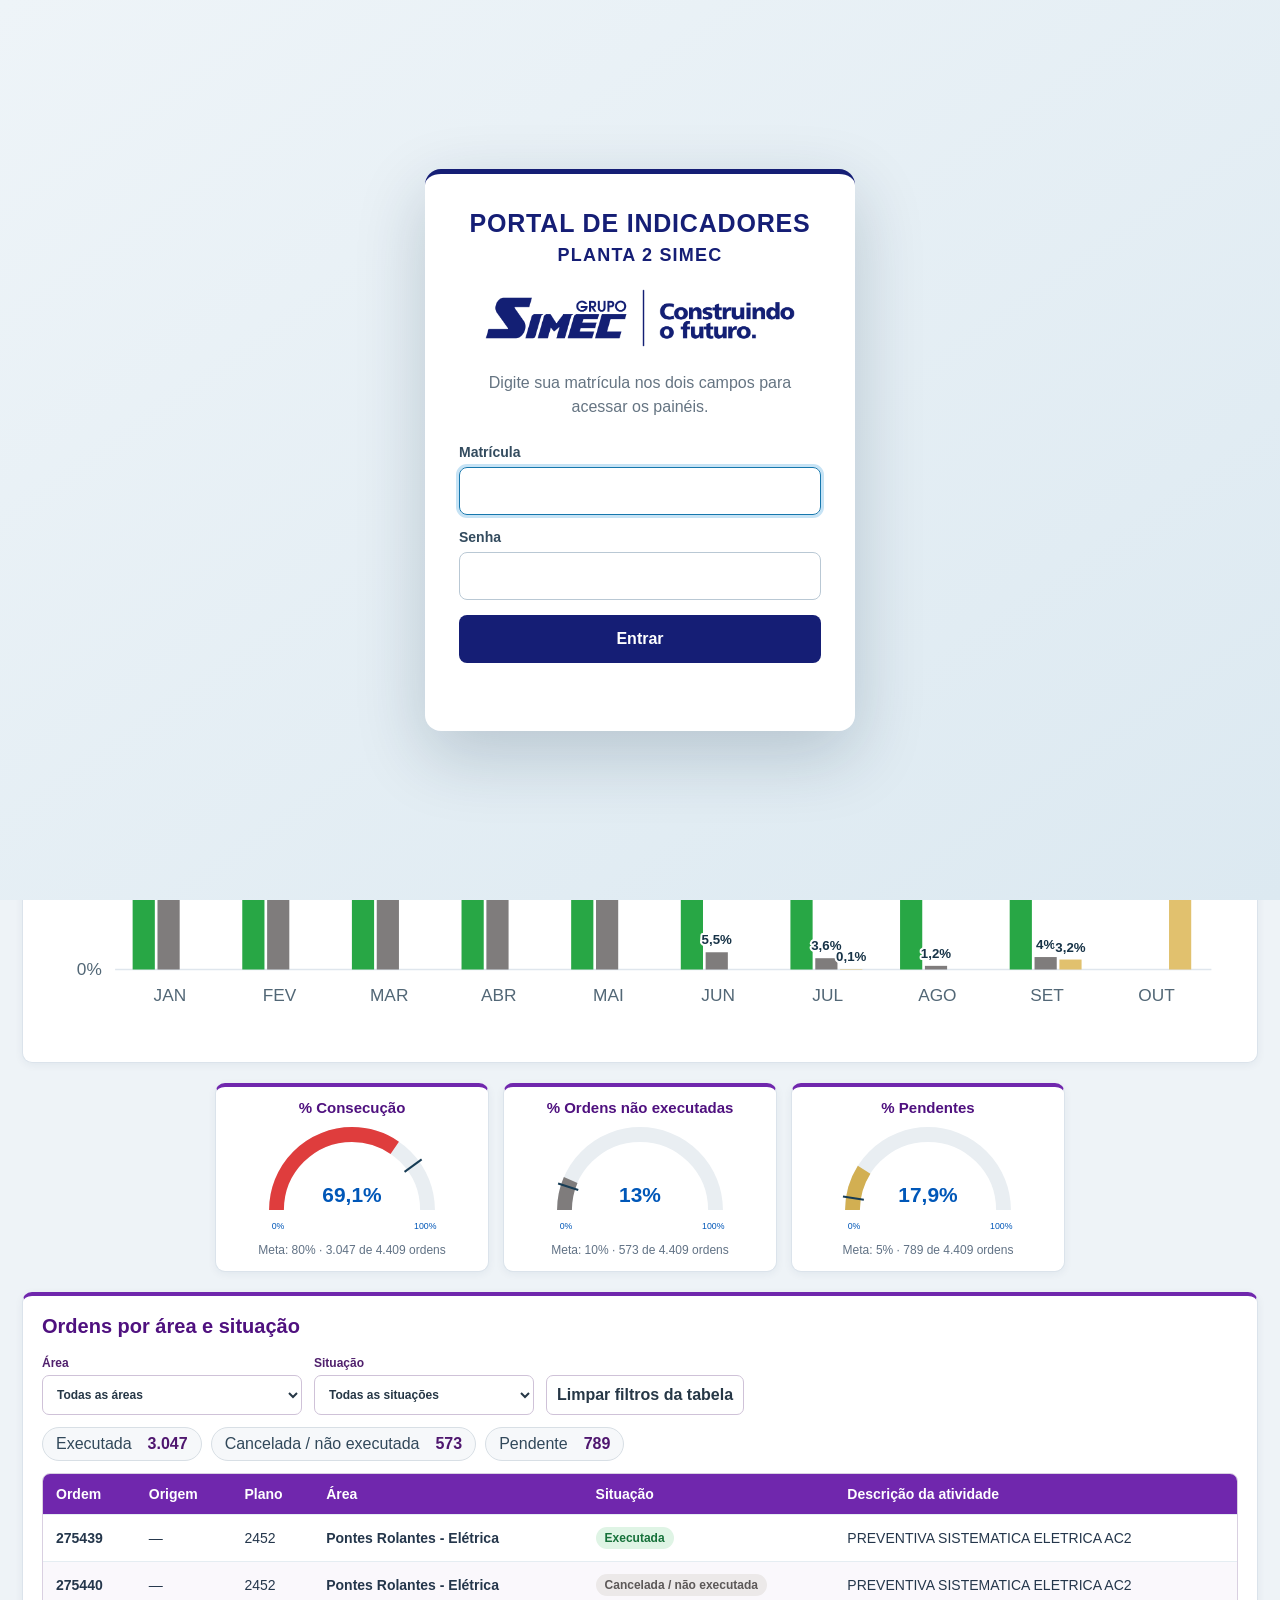
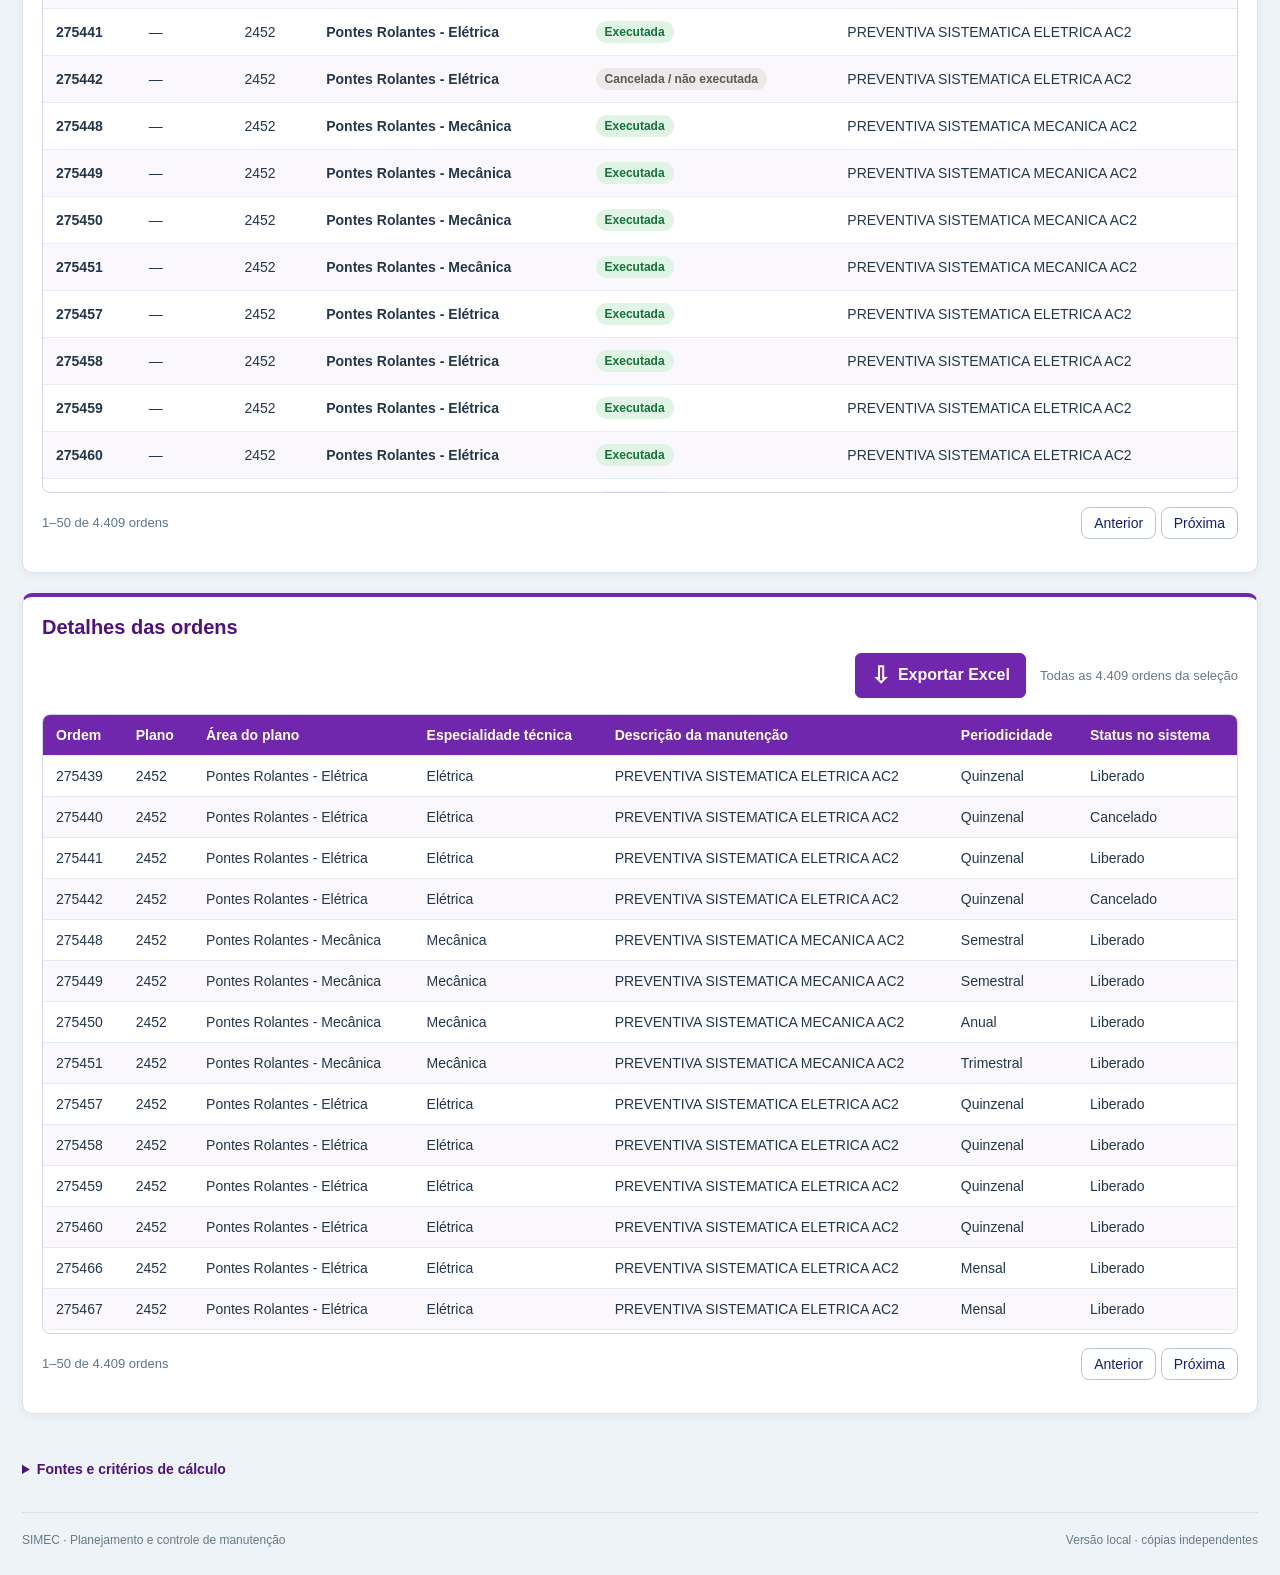
<file: manutencao.html>
<!doctype html>
<html lang="pt-BR"><head><meta charset="utf-8"><meta name="viewport" content="width=device-width, initial-scale=1"><title>SIMEC | Manutenção</title><meta name="description" content="Indicadores de manutenção SIMEC, a partir das cópias locais das planilhas."><link rel="icon" type="image/png" href="assets/simec-logo.png"><link rel="stylesheet" href="style.css"><link rel="stylesheet" href="padrao.css?v=20260926-5"><link rel="stylesheet" href="maintenance-professional.css?v=20261001-status1"><script src="dados.js?v=20261001-outubro1" defer></script><script src="access-control.js?v=20261001-resumo1" defer></script><script src="export-excel.js" defer></script><script src="app.js?v=20261001-status1" defer></script><style>html.auth-pending body{visibility:hidden}</style><script>document.documentElement.classList.add("auth-pending")</script><script src="auth.js?v=20261001-massa1" defer></script></head>
<body class="maintenance"><header><div class="brand"><img src="assets/grupo-simec-logo.png" alt="Grupo SIMEC — Construindo o futuro"><div class="brand-caption"><strong>Dashboard de manutenção</strong><small>Planejamento e controle · Indicadores da usina</small></div></div><div class="head-right"><a class="portal-back" href="index.html">← Voltar ao Portal</a><span id="updated"></span><button id="reload">Recarregar dados</button></div></header><nav aria-label="Páginas do relatório" id="tabs"></nav><main><div class="page-heading"><div><p class="eyebrow">INDICADORES DE MANUTENÇÃO</p><h1 id="title">Periódicas</h1></div><span id="count" class="count"></span></div><section id="filters" class="filters" aria-label="Filtros"></section><div id="content"></div><details class="method"><summary>Fontes e critérios de cálculo</summary><div id="method"></div></details></main><footer>SIMEC · Planejamento e controle de manutenção <span>Versão local · cópias independentes</span></footer><div id="tooltip" role="tooltip" hidden></div></body></html>
</file>
<file: padrao.css>
:root{--brand:#191e70;--maintenance:#004b87;--line:#dfe5ec;font-family:"Segoe UI",Arial,sans-serif;font-size:16px}*{box-sizing:border-box}body.portal{margin:0;background:#f0f5f8;color:#172d42;min-height:100vh;display:flex;flex-direction:column}a{color:inherit}.portal-header{background:white;border-bottom:4px solid var(--brand)}.portal-header-inner{width:min(1220px,100%);margin:auto;padding:28px 32px}.simec-mark{display:block;width:184px;height:74px;object-fit:cover;border-radius:4px}.portal-header h1{font-size:27px;margin:22px 0 8px;color:var(--brand);line-height:1.25}.portal-header p{margin:0;color:#667581;font-size:14px}.portal-main{width:min(1220px,100%);margin:auto;padding:40px 32px 68px;flex:1}.portal-intro h2{font-size:22px;color:var(--brand);margin:0 0 8px}.portal-intro p{color:#667581;margin:0 0 28px}.access-grid{display:grid;grid-template-columns:repeat(3,1fr);gap:24px}.backlog-access{--accent:#6c2aa6}.backlog-access .access-icon{background:#f2e9f8}@media(max-width:1050px) and (min-width:751px){.access-grid{grid-template-columns:1fr 1fr}}.access-card{--accent:var(--brand);text-decoration:none;display:flex;flex-direction:column;align-items:start;background:white;border:1px solid var(--line);border-top:4px solid var(--accent);border-radius:12px;padding:30px;min-height:338px;transition:box-shadow .16s,transform .16s}.access-card:hover{box-shadow:0 8px 24px #163b5512;transform:translateY(-3px)}.access-card:focus-visible,.portal-back:focus-visible{outline:3px solid #159cdc;outline-offset:5px}.maintenance-access{--accent:var(--maintenance)}.area-label{font-size:12px;letter-spacing:1.4px;color:#6e7e8a}.access-icon{margin-top:24px;width:48px;height:48px;border-radius:9px;background:#f0f2fc;color:var(--accent);display:grid;place-items:center}.maintenance-access .access-icon{background:#eaf4fc}.access-icon svg{width:31px;height:31px}.access-card h2{font-size:24px;color:var(--accent);margin:18px 0 10px;line-height:1.3}.access-card p{font-size:16px;line-height:1.65;color:#657482;margin:0 0 28px;max-width:440px}.access-bottom{border-top:1px solid var(--line);padding-top:18px;display:flex;justify-content:space-between;align-items:center;gap:16px;width:100%;margin-top:auto;color:var(--accent);font-weight:600;font-size:15px}.access-bottom>span{font-size:24px}.portal-footer{width:min(1156px,calc(100% - 64px));margin:0 auto;border-top:1px solid var(--line);padding:22px 0 26px;color:#6b7a87;display:flex;justify-content:space-between;font-size:13px}.portal-footer strong{color:var(--brand)}
.maintenance{font-family:"Segoe UI",Arial,sans-serif}.maintenance header{border-bottom:4px solid #0078bd;padding:24px 3%;background:#061c32}.maintenance .brand{display:block}.maintenance .brand img{width:176px;height:68px;max-height:none;object-fit:cover;background:#171f73;padding:0;border-radius:4px}.maintenance .brand-caption{margin-top:18px}.maintenance .brand-caption strong{font-size:27px;font-weight:650;display:block}.maintenance .brand-caption small{font-size:14px;font-weight:400;letter-spacing:0;color:#b8cede;margin-top:8px;display:block}.maintenance .head-right{flex-wrap:wrap;justify-content:flex-end;max-width:410px}.portal-back{display:inline-block;text-decoration:none;border:1px solid #537084;padding:10px 15px;border-radius:6px;color:white;font-size:14px}.portal-back:hover{background:#14374f}.maintenance nav{background:#09253d;padding-top:18px;gap:10px}.maintenance nav button{border-radius:0;font-size:15px;color:#b7ccdc}.maintenance nav button.active{background:transparent;border-bottom:3px solid #28b7fc;color:white;font-weight:600}.maintenance .filters{background:#fff;border:1px solid var(--line);border-radius:12px}.maintenance .filters label{color:#617687}.maintenance .filters select{border-color:#dce3e9;border-radius:7px}.maintenance .panel{border-top:3px solid #00598f;border-radius:12px}.maintenance .panel h2{color:#004b87}.maintenance h1{font-size:27px}.maintenance .eyebrow{display:none}.maintenance .chart text{font-family:"Segoe UI",Arial,sans-serif}
@media(max-width:750px){.portal-header-inner{padding:24px}.portal-main{padding:30px 24px 44px}.access-grid{grid-template-columns:1fr}.access-card{min-height:310px;padding:24px}.portal-footer{width:calc(100% - 48px)}.maintenance header{flex-direction:column;align-items:start}.maintenance .head-right{justify-content:flex-start;align-items:start;max-width:none;flex-direction:row}.maintenance .brand-caption strong{font-size:24px}.maintenance .brand img{width:154px;height:60px}.maintenance .brand-caption small{font-size:13px}.maintenance .page-heading{margin-top:0}.portal-header h1{font-size:25px}.access-card h2{font-size:22px}}@media(prefers-reduced-motion:reduce){.access-card{transition:none}.access-card:hover{transform:none}}
/* Tema claro alinhado ao painel de treinamentos. */
body.maintenance{background:#f0f5f8;color:#243746;--maintenance:#0057b8}
.maintenance header{background:#fff;color:#0057b8;border-bottom:5px solid #0057b8;padding:26px 28px}
.maintenance .brand-caption strong{color:#0057b8;font-weight:700}
.maintenance .brand-caption small,.maintenance .head-right{color:#697985}
.maintenance .portal-back,.maintenance header button{color:#0057b8;background:#fff;border:1px solid #dfe5ec;border-radius:7px}
.maintenance .portal-back:hover,.maintenance header button:hover{background:#edf4ff}
.maintenance nav{background:#f0f5f8;margin:18px 28px 0;padding:0;gap:10px;border-bottom:1px solid #dce3e9}
.maintenance nav button{color:#697985;padding:15px 18px;background:transparent;border-bottom:3px solid transparent}
.maintenance nav button:hover{color:#0057b8;background:#e8f0fa}
.maintenance nav button.active{color:#0057b8;border-bottom:3px solid #0057b8;background:transparent}
.maintenance main{max-width:none;padding:20px 28px 28px;display:flex;flex-direction:column}
.maintenance .filters{order:0;margin-bottom:20px;padding:16px;gap:12px}
.maintenance .filters label{font-size:14px;color:#697985}
.maintenance .filters select,.maintenance .filters button{color:#184575;border-color:#dfe5ec}
.maintenance .page-heading{order:1;color:#0057b8;margin:0 0 18px;align-items:center}
.maintenance .page-heading h1{font-size:20px;margin:0;font-weight:650}
.maintenance .count{color:#697985;font-size:14px}
.maintenance #content{order:2}
.maintenance .method{order:3;color:#697985}
.maintenance .panel{border:1px solid #dfe5ec;border-top:3px solid #0057b8;border-radius:12px;padding:20px}
.maintenance .panel h2{color:#0057b8;font-weight:650;font-size:18px}
.maintenance .metric{color:#0057b8}
.maintenance .gauge text{fill:#0057b8}
.maintenance .meta{color:#697985}
.maintenance footer{border-color:#dfe5ec;color:#697985;margin:0 28px}
.maintenance .notice{background:#e7f0fc;border-left-color:#0057b8;color:#284d70}
.maintenance .method a{color:#0057b8}
@media(max-width:750px){.maintenance header{padding:22px 18px}.maintenance nav{margin:14px 18px 0}.maintenance main{padding:18px}.maintenance .page-heading h1{font-size:19px}.maintenance .filters{padding:14px}.maintenance footer{margin:0 18px}.maintenance .head-right{gap:10px}}
/* Indicadores periodicos compactos, abaixo dos graficos. */
.maintenance #content:has(> .cards > .gauge-panel){display:flex;flex-direction:column}
.maintenance #content:has(> .cards > .gauge-panel) > .charts{display:contents}
.maintenance #content:has(> .cards > .gauge-panel) > .charts > .panel{order:0;margin-bottom:20px}
.maintenance #content:has(> .cards > .gauge-panel) > .cards{order:1;width:100%;max-width:850px;align-self:center;gap:14px;margin:0 0 20px}
.maintenance #content:has(> .cards > .gauge-panel) > .charts > .panel:has(table){order:2}
.maintenance .cards > .gauge-panel{padding:12px 14px}
.maintenance .cards > .gauge-panel h2{font-size:15px;margin-bottom:3px}
.maintenance .cards > .gauge-panel .gauge{height:118px;max-width:220px}
.maintenance .cards > .gauge-panel .meta{font-size:12px;line-height:1.5}
@media(max-width:600px){.maintenance #content:has(> .cards > .gauge-panel) > .cards{max-width:320px}.maintenance .cards > .gauge-panel .gauge{height:110px}}
.maintenance #content:has(> .cards > .gauge-panel) > .quantity-cards{order:-1;max-width:none;align-self:stretch;margin-bottom:20px}.maintenance .quantity-cards .panel{padding:18px 20px}.maintenance .quantity-cards .metric{font-size:38px;margin:10px 0 5px}
.export-toolbar{display:flex;align-items:center;justify-content:flex-end;gap:14px;margin:-4px 0 16px;flex-wrap:wrap}.export-toolbar button{display:inline-flex;align-items:center;gap:8px;color:#fff;background:#167242;border:1px solid #167242;font-weight:600}.export-toolbar button:hover{background:#105c34}.export-toolbar button span{font-size:23px;line-height:1}.export-toolbar>span{color:#697985;font-size:13px}
.portal-brand{display:flex;align-items:center;gap:18px}.ladle-animation{position:relative;width:76px;height:100px;overflow:visible}.ladle-motion{position:absolute;inset:0;overflow:hidden;transform-origin:65% 23%;animation:ladle-pour 3.8s ease-in-out infinite}.ladle-motion img{position:absolute;width:230px;max-width:none;height:108px;right:0;top:-4px;mix-blend-mode:multiply}.molten-glow{position:absolute;left:22px;bottom:10px;width:15px;height:5px;border-radius:50%;background:#ff781c;box-shadow:0 0 12px 4px #ff9b3655;animation:steel-glow 1.2s ease-in-out infinite alternate}.access-card:hover,.access-card:focus-visible{border-top-color:#ff6424;box-shadow:0 13px 30px #172f4c20;transform:translateY(-4px)}.access-card:hover .access-bottom,.access-card:focus-visible .access-bottom,.access-card:hover .access-icon,.access-card:focus-visible .access-icon{color:#ee591c}.access-card:hover .access-icon{background:#fff0e8}.access-bottom>span{transition:transform .2s,color .2s}.access-card:hover .access-bottom>span{transform:translateX(5px);color:#ff6424}.portal-brand:hover .ladle-motion{animation-duration:1.8s;filter:drop-shadow(0 0 4px #ff842a55)}
@keyframes ladle-pour{0%,100%{transform:rotate(0deg)}35%,65%{transform:rotate(-13deg) translateY(1px)}80%{transform:rotate(-4deg)}}@keyframes steel-glow{from{opacity:.45;transform:scale(.8)}to{opacity:1;transform:scale(1.25);box-shadow:0 0 16px 6px #ff7f3555}}@media(prefers-reduced-motion:reduce){.ladle-motion,.molten-glow{animation:none}.access-card:hover,.access-card:focus-visible{transform:none}.access-bottom>span{transition:none}}

.portal-brand .ladle-user-animation{display:block;width:120px;height:120px;object-fit:contain;flex:none}
@media(max-width:600px){.portal-brand .ladle-user-animation{width:96px;height:96px}}

/* Cabecalho do portal: logo esquerda, titulo central, panela direita. */
.portal-header-inner{display:grid;grid-template-columns:200px minmax(0,1fr) 180px;grid-template-rows:1fr auto auto 1fr;column-gap:24px;min-height:210px;padding-top:22px;padding-bottom:22px;align-items:center}
.portal-brand{display:contents}
.portal-brand .simec-mark{grid-column:1;grid-row:1/5;align-self:center}
.portal-brand .ladle-user-animation{grid-column:3;grid-row:1/5;width:170px;height:170px;justify-self:end;align-self:center}
.portal-header h1{grid-column:2;grid-row:2;margin:0 0 10px;text-align:center;font-size:30px}
.portal-header p{grid-column:2;grid-row:3;text-align:center;line-height:1.5;margin:0}
@media(max-width:750px){.portal-header-inner{grid-template-columns:130px minmax(0,1fr) 120px;column-gap:12px;padding:18px;min-height:180px}.portal-brand .simec-mark{width:130px;height:58px}.portal-brand .ladle-user-animation{width:120px;height:120px}.portal-header h1{font-size:23px}.portal-header p{font-size:13px}}
@media(max-width:520px){.portal-header-inner{grid-template-columns:1fr 1fr;grid-template-rows:auto auto auto;gap:8px 16px}.portal-brand .simec-mark{grid-column:1;grid-row:1}.portal-brand .ladle-user-animation{grid-column:2;grid-row:1;width:130px;height:130px}.portal-header h1{grid-column:1/3;grid-row:2;margin:4px 0}.portal-header p{grid-column:1/3;grid-row:3;margin-bottom:12px}}

/* Referencia visual do video: panela compacta junto ao logo. */
.portal-topbar{background:#141b62;color:white;text-align:center;padding:13px 20px;font-size:16px;font-weight:600;line-height:1.4}
.portal-header-inner{display:block;min-height:0;padding:24px 32px 28px}
.portal-brand{display:flex;align-items:center;gap:24px}
.portal-brand .simec-mark{width:184px;height:74px}
.portal-brand .ladle-animation{width:76px;height:100px;flex:none}
.portal-header h1{text-align:left;margin:18px 0 8px;font-size:30px}
.portal-header p{text-align:left;margin:0;font-size:14px}
.portal-header{border-bottom:2px solid #191e70}
.portal-brand .ladle-motion{animation:reference-pour 3s ease-in-out infinite}
.portal-brand:hover .ladle-motion{animation-duration:3s}
@keyframes reference-pour{0%,100%{transform:rotate(0deg)}45%,65%{transform:rotate(-7deg)}80%{transform:rotate(-3deg)}}
@media(max-width:600px){.portal-topbar{font-size:14px;padding:11px 16px}.portal-header-inner{padding:20px 24px 24px}.portal-header h1{font-size:25px}.portal-brand{gap:16px}.portal-brand .simec-mark{width:154px;height:64px}}
@media(prefers-reduced-motion:reduce){.portal-brand .ladle-motion{animation:none}}

.portal-brand .ladle-live{display:block;width:100px;height:100px;object-fit:contain;flex:none}
.portal-header h1{text-align:center}
.portal-brand .simec-mark{width:min(360px,55vw);height:auto;object-fit:contain;border-radius:0}
.maintenance .brand img{width:min(360px,70vw);height:auto;object-fit:contain;background:transparent;border-radius:0}
@media(max-width:600px){.portal-brand .simec-mark{width:min(260px,70vw)}.maintenance .brand img{width:min(280px,80vw)}}

/* Cabeçalho final: marca à esquerda, título central e animação à direita. */
.portal-header-inner{display:grid;grid-template-columns:minmax(220px,280px) minmax(260px,1fr) 130px;grid-template-rows:auto auto;gap:8px 30px;align-items:center;min-height:165px;padding:22px 32px}
.portal-brand{display:contents}
.portal-brand .simec-mark{grid-column:1;grid-row:1/3;width:250px;max-width:100%;height:auto;justify-self:start}
.portal-brand .ladle-live{grid-column:3;grid-row:1/3;width:115px;height:115px;justify-self:end;align-self:center}
.portal-header h1{grid-column:2;grid-row:1;text-align:center;align-self:end;margin:0;font-size:29px;line-height:1.2}
.portal-header h1 span{display:block;margin-top:5px;font-size:21px;letter-spacing:1.2px}
.portal-header p{grid-column:2;grid-row:2;text-align:center;align-self:start;margin:0}
@media(max-width:760px){.portal-header-inner{grid-template-columns:minmax(150px,1fr) 100px;grid-template-rows:auto auto auto;gap:8px 18px}.portal-brand .simec-mark{grid-column:1;grid-row:1;width:min(250px,100%)}.portal-brand .ladle-live{grid-column:2;grid-row:1;width:95px;height:95px}.portal-header h1{grid-column:1/3;grid-row:2;align-self:center;font-size:25px}.portal-header h1 span{font-size:18px}.portal-header p{grid-column:1/3;grid-row:3}}


/* Painel individual */
.employee-access{--accent:#0b7d75}.employee-access .access-icon{background:#e6f7f4}@media(min-width:751px){.access-grid{grid-template-columns:repeat(2,1fr)}}

/* Gestão da produção */
.production-access{--accent:#d97917}.production-access .access-icon{background:#fff1dd;color:#a85b00}
</file>
<file: style.css>
:root{font-family:Arial,Helvetica,sans-serif;color:#182e40;background:#00182c;font-size:16px;--green:#28a745;--grey:#7f7c7c;--yellow:#e1c16e;--blue:#004b87}*{box-sizing:border-box}body{margin:0}header{background:#061321;border-bottom:1px solid #213246;color:white;min-height:84px;padding:18px 3%;display:flex;align-items:center;justify-content:space-between;gap:20px}.brand{display:flex;align-items:center;gap:20px}.brand img{width:118px;max-height:48px;object-fit:contain;background:transparent;padding:5px;border-radius:3px}.brand>span{font-size:25px;font-weight:700;border-left:1px solid #416077;padding-left:20px}.brand small{display:block;font-size:12px;letter-spacing:2px;color:#a9bfd0;margin-top:4px}.head-right{display:flex;align-items:center;gap:18px;font-size:13px;color:#b3c4d0}button,select,input{font:inherit}button{cursor:pointer;border:1px solid #b6c5d0;border-radius:6px;padding:10px 15px;background:white;color:#143247}button:hover{background:#e7f4fc}button:focus-visible,select:focus-visible,summary:focus-visible{outline:3px solid #00a6ed;outline-offset:3px}header button{background:#112a40;color:white;border-color:#456175;font-size:14px}nav{display:flex;gap:6px;padding:14px 3% 0;background:#061321;overflow:auto}nav button{background:transparent;color:#b9cbd8;border:0;border-radius:6px 6px 0 0;padding:14px 22px;white-space:nowrap}nav button.active{color:white;background:#004b87;border-bottom:3px solid #00b2ef}main{max-width:1640px;margin:auto;padding:28px 3%}.page-heading{display:flex;align-items:center;justify-content:space-between;color:white;gap:20px;margin-bottom:22px}h1{font-size:29px;margin:7px 0 0;font-weight:600}.eyebrow{margin:0;color:#8eaabd;font-size:12px;letter-spacing:2px}.count{font-size:14px;color:#b4ccde}.filters{display:flex;flex-wrap:wrap;gap:13px;align-items:end;background:#0b2940;padding:18px;border-radius:9px;margin-bottom:20px}.filters label{display:grid;gap:7px;color:#cddce7;font-size:14px;flex:1;min-width:150px}.filters select{width:100%;min-height:41px;padding:8px;border-radius:5px;background:white;border:1px solid #c4d1dc;color:#142d41}.filters button{font-size:14px;min-height:41px}.cards{display:grid;grid-template-columns:repeat(3,1fr);gap:18px;margin-bottom:20px}.panel{background:#fff;border-radius:10px;border:1px solid #dce5eb;padding:21px;min-width:0}.panel h2{font-size:18px;font-weight:600;margin:0 0 18px;color:#173347}.gauge-panel{text-align:center}.gauge-panel h2{margin-bottom:4px}.gauge{width:100%;max-width:300px;height:165px;display:block;margin:auto}.gauge .big{font-size:31px;font-weight:700}.gauge text{fill:#16354b;font-size:13px}.meta{color:#627687;font-size:13px;margin-top:4px}.metric{font-size:43px;color:#004b87;font-weight:700;margin:15px 0 5px}.charts{display:grid;grid-template-columns:1fr 1fr;gap:20px;margin-bottom:20px}.full{grid-column:1/-1}.legend{display:flex;flex-wrap:wrap;gap:16px;font-size:13px;color:#476174;margin:0 0 12px}.legend span{display:flex;align-items:center;gap:6px}.legend i{width:10px;height:10px;border-radius:2px;display:inline-block}.chart-scroll{overflow-x:auto}.chart{width:100%;display:block;min-width:560px}.chart text{font:13px Arial;fill:#526776}.chart .axis{stroke:#e2e9ee;stroke-width:1}.chart rect[data-tip]{cursor:pointer}.chart rect[data-tip]:hover{opacity:.75}.table-scroll{max-height:480px;overflow:auto}table{width:100%;border-collapse:collapse;font-size:14px}th,td{text-align:left;padding:12px 13px;border-bottom:1px solid #e5edf2;white-space:nowrap}th{position:sticky;top:0;background:#edf4f8;font-weight:600;color:#284f69}td.description{white-space:normal;min-width:220px}.status{padding:4px 7px;border-radius:4px;background:#edf3f7;display:inline-block}.status.done{color:#20783b;background:#e8f5e9}.status.pending{background:#fff2cd;color:#85631b}.status.cancelled{background:#eeeeee;color:#656565}.notice{font-size:14px;line-height:1.6;background:#e9f3fa;border-left:4px solid #008ecd;padding:12px 16px;margin:0 0 20px;border-radius:4px}.method{color:#bfd0dd;font-size:14px;line-height:1.6;margin-top:24px}.method summary{cursor:pointer}.method a{color:#80d4ff}.method li{margin:7px 0}footer{color:#89a4b8;border-top:1px solid #244157;margin:0 3%;padding:20px 0 28px;font-size:12px;display:flex;justify-content:space-between;gap:12px}.empty{padding:45px;text-align:center;color:#627687}.donut-wrap{display:flex;align-items:center;justify-content:center;gap:30px;min-height:260px}.donut{width:205px;height:205px;border-radius:50%;position:relative}.donut:after{content:'';position:absolute;inset:40px;border-radius:50%;background:white}.donut-center{position:absolute;inset:0;display:grid;place-content:center;text-align:center;z-index:1;font-size:28px;font-weight:700}.donut-center small{font-size:13px;font-weight:400;color:#647e91}#tooltip{position:fixed;background:#082438;color:white;padding:10px 13px;border-radius:6px;font-size:14px;pointer-events:none;z-index:100;max-width:320px;box-shadow:0 3px 15px #0004}#tooltip[hidden]{display:none}.small-note{font-size:13px;color:#60798b;margin:12px 0 0;line-height:1.5}.table-tools{display:flex;justify-content:space-between;align-items:center;gap:12px;margin:14px 0}.table-tools button{padding:7px 12px;font-size:14px}.table-tools span{font-size:13px;color:#5e7789}@media(max-width:850px){header{align-items:flex-start}.head-right{flex-direction:column;align-items:end}.cards{gap:10px}.charts{grid-template-columns:1fr}.panel{padding:16px}.gauge{height:140px}.metric{font-size:34px}.brand>span{display:none}}@media(max-width:600px){header{padding:14px}.brand img{width:95px}.head-right{font-size:12px}nav{padding:8px 10px 0}nav button{padding:12px;font-size:14px}main{padding:22px 14px}.cards{grid-template-columns:1fr}.gauge{height:165px}.page-heading{align-items:start}h1{font-size:25px}.filters label{min-width:135px}.count{max-width:95px;text-align:right}.panel h2{font-size:17px}footer{flex-direction:column}.donut-wrap{flex-direction:column}.table-tools{flex-wrap:wrap}}
</file>
<file: backlog.css>
.backlog-page{background:#f4f1f7}.maintenance-tabs{display:flex;gap:6px;padding:14px 3% 0;background:#fff;border-bottom:1px solid #dcd5e3;overflow:auto}.maintenance-tabs a{display:block;text-decoration:none;color:#667789;padding:14px 18px;white-space:nowrap;border-radius:7px 7px 0 0}.maintenance-tabs a:hover{background:#f1e9f7;color:#5b1d83}.maintenance-tabs a.active{background:#6c2aa6;color:#fff;border-bottom:3px solid #ef7e31;font-weight:700}.backlog-page main{max-width:none;padding:22px 18px 42px}.backlog-page .page-heading{color:#5b1d83;margin-bottom:15px}.backlog-filters{display:grid;grid-template-columns:repeat(6,minmax(145px,1fr));gap:12px;background:#fffaf5;border:2px solid #6c2aa6;border-radius:10px;padding:16px;margin-bottom:15px}.backlog-filters label{display:grid;gap:6px;color:#634c70;font-size:13px}.backlog-filters select,.backlog-filters input{min-height:40px;padding:8px 10px;border:1px solid #d1c5da;border-radius:7px;background:#fff;color:#283b4d;width:100%}.backlog-filters .search{grid-column:span 2}.backlog-filters button{align-self:end;min-height:40px}.backlog-kpis{display:grid;grid-template-columns:repeat(5,1fr);gap:12px;margin-bottom:15px}.backlog-kpi{background:#fff;border:1px solid #e0d9e5;border-top:4px solid #6c2aa6;border-radius:9px;padding:15px}.backlog-kpi span{display:block;color:#6e6275;font-size:13px}.backlog-kpi strong{display:block;color:#381352;font-size:28px;margin-top:5px}.backlog-panel{background:#fff;border:1px solid #ddd5e3;border-top:5px solid #6c2aa6;border-radius:10px;padding:16px}.backlog-toolbar{display:flex;justify-content:space-between;align-items:center;gap:15px;margin-bottom:10px}.backlog-toolbar h2{margin:0;color:#5b1d83}.backlog-toolbar p{margin:5px 0;color:#697b88;font-size:13px}.backlog-actions{display:flex;gap:9px}.backlog-actions button{color:#fff;background:#6c2aa6;border-color:#6c2aa6;font-weight:700}.backlog-actions .export-button{background:#167242;border-color:#167242}.sequence-note{background:#fff4e9;border-left:4px solid #ee7a29;padding:10px 13px;margin:10px 0 14px;color:#67411f;font-size:13px}.backlog-table-wrap{overflow:auto;height:72vh;min-height:620px;max-height:920px;border:1px solid #ded4e5;border-radius:7px}.backlog-table{width:max-content;min-width:100%;font-size:12px}.backlog-table th,.backlog-table td{padding:8px 9px;white-space:nowrap;border-bottom:1px solid #e7e0eb}.backlog-table th{position:sticky;top:0;z-index:2;background:#6c2aa6;color:#fff}.backlog-table tbody tr:hover td{background:#fff6ed}.backlog-table td.description{white-space:normal;min-width:250px;max-width:380px}.type-badge,.fixed-badge{display:inline-block;padding:4px 7px;border-radius:999px;background:#e7effb;color:#184f87;font-weight:700}.type-badge.nonperiodic{background:#fff0e7;color:#bc4c16}.fixed-badge{background:#e8f3ea;color:#20733b;margin-left:5px}.stage-buttons{display:flex;gap:4px}.stage-button{padding:5px 7px;border:1px solid #c7b7d3;background:#fff;color:#5b1d83;font-weight:700;font-size:11px}.stage-button.done{background:#6c2aa6;color:#fff}.stage-button.next{border-color:#ee7a29;box-shadow:inset 0 0 0 1px #ee7a29}.flag-toggle{padding:5px 8px;font-size:11px;font-weight:700;background:#f4f6f8}.flag-toggle.active{background:#e5651a;color:#fff;border-color:#e5651a}.week-select{min-width:148px;padding:6px;border:1px solid #d97a31;border-radius:6px;background:#fff}.week-select:disabled{background:#eef1f3;border-color:#d6dce0;color:#98a2aa}.age-high{color:#b64416;font-weight:700}.pagination{display:flex;justify-content:space-between;align-items:center;margin-top:13px;color:#627583;font-size:13px}.pagination div{display:flex;gap:8px}.backlog-summaries{display:grid;grid-template-columns:1fr 1fr;gap:15px;margin-top:15px}.summary-panel{background:#fff;border:1px solid #ddd5e3;border-top:4px solid #6c2aa6;border-radius:9px;padding:16px}.summary-panel h2{margin:0 0 14px;color:#5b1d83;font-size:18px}.summary-row{display:grid;grid-template-columns:minmax(130px,220px) 1fr 70px;gap:10px;align-items:center;margin:9px 0;font-size:13px}.summary-track{height:13px;background:#eceff2;border-radius:8px;overflow:hidden}.summary-track i{display:block;height:100%;background:#e5651a}.summary-value{text-align:right;font-weight:700}.empty{padding:26px;text-align:center;color:#6e7c87}#toast{position:fixed;right:22px;bottom:22px;max-width:380px;background:#431862;color:#fff;padding:13px 17px;border-radius:8px;box-shadow:0 10px 35px #0004;opacity:0;pointer-events:none;transform:translateY(10px);transition:.2s}#toast.show{opacity:1;transform:none}@media(max-width:1200px){.backlog-filters{grid-template-columns:repeat(3,1fr)}.backlog-kpis{grid-template-columns:repeat(3,1fr)}}@media(max-width:760px){.backlog-filters{grid-template-columns:1fr 1fr}.backlog-filters .search{grid-column:span 2}.backlog-kpis{grid-template-columns:1fr 1fr}.backlog-toolbar{align-items:flex-start;flex-direction:column}.backlog-summaries{grid-template-columns:1fr}.maintenance-tabs{padding-left:10px}}@media print{header,.maintenance-tabs,.backlog-filters,.backlog-actions,.pagination,.method,footer,#toast{display:none!important}.backlog-page main{padding:0}.backlog-table-wrap{max-height:none;overflow:visible}.backlog-table{font-size:8px}.backlog-panel{border:0;padding:0}.backlog-summaries{break-before:page}}
/* stage-flow-feedback */
.stage-control{display:grid;gap:4px;min-width:230px}.stage-button.done{background:#6c2aa6;color:#fff;border-color:#6c2aa6}.stage-button.next{background:#fff8f0;border-color:#ee7a29;box-shadow:inset 0 0 0 1px #ee7a29}.stage-button.locked{background:#f6f3f8;color:#9a8ca4}.stage-current{font-size:10px;color:#6a5b72;white-space:nowrap}.stage-current strong{color:#5b1d83}#toast{bottom:72px;z-index:1000;max-width:420px}
/* list-first-layout */
.filter-details{background:#fff;border:1px solid #ded5e5;border-radius:8px;margin:0 0 10px;overflow:hidden}.filter-details summary{cursor:pointer;list-style:none;padding:10px 14px;color:#5b1d83;font-weight:700;font-size:14px;display:flex;align-items:center;justify-content:space-between}.filter-details summary::-webkit-details-marker{display:none}.filter-details summary:after{content:'Mostrar';font-size:12px;font-weight:400;color:#6d7883}.filter-details[open] summary{border-bottom:1px solid #e7e0eb}.filter-details[open] summary:after{content:'Ocultar'}.filter-details .backlog-filters{margin:0;border:0;border-radius:0;padding:12px;background:#fffaf5}.backlog-kpis{grid-template-columns:repeat(5,minmax(0,1fr));gap:8px;margin:10px 0 0}.backlog-kpi{border-top-width:2px;border-radius:6px;padding:8px 10px;min-height:60px}.backlog-kpi span{font-size:11px}.backlog-kpi strong{font-size:20px;line-height:1.1;margin-top:3px}.backlog-panel{margin-top:0}@media(max-width:1200px){.backlog-kpis{grid-template-columns:repeat(5,minmax(0,1fr))}}@media(max-width:760px){.backlog-kpis{grid-template-columns:repeat(2,1fr)}}

/* workforce-and-pointing */
.backlog-page .page-heading{order:0}.maintenance .backlog-view-tabs{order:1;display:flex;gap:6px;margin:0 0 12px;padding:0;border-bottom:1px solid #d9d1df;background:transparent}.maintenance .backlog-view-tabs button{border:0;border-radius:7px 7px 0 0;background:#ece6f1;color:#5b1d83;padding:12px 18px;font-weight:700}.maintenance .backlog-view-tabs button.active{background:#6c2aa6;color:#fff;border-bottom-color:#ee7a29;box-shadow:inset 0 -3px #ee7a29}#programacao-view,#apontamentos-view{order:2}.backlog-page .method{order:3}.day-select{min-width:138px;padding:6px;border:1px solid #d1c5da;border-radius:6px;background:#fff}.day-select:disabled{background:#eef1f3;color:#98a2aa}.hours-input{width:76px;padding:7px;border:1px solid #d1c5da;border-radius:6px}.hours-input:disabled{background:#eef1f3;color:#98a2aa}.labor-control{display:grid;gap:6px;min-width:410px}.labor-add{display:flex;gap:5px}.labor-add select{min-width:310px;max-width:390px;padding:6px;border:1px solid #c8b8d3;border-radius:6px;background:#fff}.labor-add button{padding:6px 9px;background:#6c2aa6;color:#fff;border-color:#6c2aa6}.labor-chips{display:flex;flex-wrap:wrap;gap:4px}.labor-chip{display:inline-flex;align-items:center;gap:5px;background:#e9f3ec;color:#1d6838;border-radius:999px;padding:3px 7px;font-size:10px;font-weight:700}.labor-chip button{border:0;background:transparent;color:#a52c2c;padding:0;font-size:14px;line-height:1}.no-labor{font-size:10px;color:#8a7f90}.pointing-filters{display:grid;grid-template-columns:repeat(3,minmax(180px,1fr)) auto;gap:10px;margin:12px 0}.pointing-filters label{display:grid;gap:5px;color:#634c70;font-size:12px}.pointing-filters select{min-height:38px;padding:7px;border:1px solid #d1c5da;border-radius:6px;background:#fff}.pointing-filters button{align-self:end;min-height:38px}.pointing-table-wrap{max-height:58vh}.point-status{display:inline-block;border-radius:999px;padding:4px 8px;font-weight:700}.point-status.pointed{background:#e3f3e8;color:#176737}.point-status.pending{background:#fff0e3;color:#a64b13}.capacity-title{font-size:18px;color:#5b1d83;margin:18px 0 9px}.capacity-board{display:grid;grid-template-columns:repeat(3,minmax(240px,1fr));gap:8px}.capacity-card{display:grid;grid-template-columns:1fr auto;gap:5px;background:#fff;border:1px solid #ddd5e3;border-radius:7px;padding:10px}.capacity-card div:first-child{display:grid}.capacity-card span{font-size:11px;color:#6e6275}.capacity-card b{color:#22683d}.capacity-card b.overload{color:#b33a21}.capacity-track{grid-column:1/-1;height:7px;background:#ece7ef;border-radius:5px;overflow:hidden}.capacity-track i{display:block;height:100%;background:#6c2aa6}.apontamentos-view[hidden],#programacao-view[hidden]{display:none!important}@media(max-width:1100px){.capacity-board{grid-template-columns:repeat(2,1fr)}.pointing-filters{grid-template-columns:repeat(2,1fr)}}@media(max-width:700px){.maintenance .backlog-view-tabs{display:grid;grid-template-columns:1fr 1fr}.backlog-view-tabs button{padding:10px 8px}.capacity-board,.pointing-filters{grid-template-columns:1fr}.labor-control{min-width:330px}.labor-add select{min-width:245px}}

/* save-and-schedule */
.backlog-actions .save-button{background:#0d6893;border-color:#0d6893}.backlog-actions .save-button:disabled{background:#a9b8c1;border-color:#a9b8c1;cursor:not-allowed}.pending-changes{display:inline-block;margin-top:3px;color:#a64b13;font-size:12px;font-weight:700}.order-actions{display:grid;gap:6px;min-width:150px}.order-actions button{padding:7px 10px;font-size:11px;font-weight:700}.program-order{background:#167242;color:#fff;border-color:#167242}.program-order:disabled{background:#e6ece8;color:#84938a;border-color:#d2dcd5}.save-order{background:#0d6893;color:#fff;border-color:#0d6893}.save-order:disabled{background:#eef1f3;color:#9aa4ab;border-color:#d7dde1}.audit-cell{min-width:190px;white-space:normal!important}.audit-info{display:grid;gap:2px;font-size:10px;color:#6d6173}.audit-info strong{color:#3c1952}.audit-info.pending{color:#a64b13;font-weight:700}.backlog-table tr.unsaved td{background:#fffaf1}.programmed-badge{display:inline-block;padding:3px 7px;border-radius:999px;background:#e2f3e8;color:#176737;font-size:10px;font-weight:700}
.maintenance .backlog-view-tabs a{display:flex;align-items:center;text-decoration:none;border:0;border-radius:7px 7px 0 0;background:#ece6f1;color:#5b1d83;padding:12px 18px;font-weight:700}.maintenance .backlog-view-tabs a:hover{background:#e2d8ea}.admin-search{max-width:520px;margin:12px 0}.admin-search label{display:grid;gap:6px;color:#634c70;font-size:13px}.admin-search input,.admin-table-wrap select{min-height:38px;padding:7px 9px;border:1px solid #d1c5da;border-radius:6px;background:#fff}.admin-table-wrap{max-height:65vh}.admin-badge{display:inline-block;padding:5px 9px;border-radius:999px;background:#eee4f7;color:#5b1d83;font-weight:700}.access-blocked{background:#fff;border:1px solid #dccfe5;border-top:5px solid #b13b2c;border-radius:10px;padding:24px}.access-blocked h2{color:#8a2d21}.admin-page main{max-width:1250px;margin:auto}
.no-program-access{display:inline-block;padding:6px 8px;border-radius:6px;background:#f0f2f4;color:#73808a;font-size:10px;font-weight:700}

/* individual-hours-and-weekly-calendar */
.labor-chip{border-radius:9px;padding:4px 7px}.labor-chip small{color:#587361}.labor-chip input{width:52px;padding:3px 4px;border:1px solid #9fc2aa;border-radius:5px;background:#fff}.labor-chip em{font-style:normal}.weekly-calendar-panel{margin-top:15px;background:#fff;border:1px solid #ddd5e3;border-top:5px solid #0d6893;border-radius:10px;padding:16px}.calendar-toolbar{display:flex;align-items:flex-end;justify-content:space-between;gap:18px;margin-bottom:14px}.calendar-toolbar h2{margin:2px 0;color:#5b1d83}.calendar-toolbar p{margin:3px 0;color:#697b88;font-size:13px}.calendar-eyebrow{color:#0d6893!important;font-size:11px!important;font-weight:800;letter-spacing:.08em}.calendar-toolbar label{display:grid;gap:5px;color:#634c70;font-size:12px;min-width:190px}.calendar-toolbar select{min-height:40px;padding:7px 9px;border:1px solid #c8b8d3;border-radius:7px;background:#fff}.weekly-calendar{display:grid;grid-template-columns:repeat(7,minmax(210px,1fr));gap:9px;overflow:auto}.calendar-day{min-height:220px;background:#f7f5f9;border:1px solid #ded5e5;border-radius:8px;overflow:hidden}.calendar-day>header{display:flex;justify-content:space-between;gap:8px;background:#6c2aa6;color:#fff;padding:9px 10px}.calendar-day>header span{font-size:10px;opacity:.9}.calendar-day>div{display:grid;gap:7px;padding:8px}.calendar-order{display:grid;grid-template-columns:1fr auto;gap:2px 8px;background:#fff;border-left:4px solid #ee7a29;border-radius:6px;padding:8px;box-shadow:0 1px 4px #2c123212}.calendar-order strong{color:#5b1d83}.calendar-order span{font-size:12px;color:#2f4858}.calendar-order b{grid-column:2;grid-row:1/3;align-self:center;color:#167242}.calendar-order small{grid-column:1/-1;color:#77858e;white-space:normal}.calendar-empty{color:#8b7f91;font-size:12px;text-align:center;padding:35px 5px}@media(max-width:900px){.calendar-toolbar{align-items:stretch;flex-direction:column}.weekly-calendar{grid-template-columns:repeat(7,minmax(230px,1fr))}}
.flag-toggle.reprogram.active{background:#0d6893;border-color:#0d6893}.flag-toggle.waiting.active{background:#c98b12;border-color:#c98b12}.calendar-filters{display:flex;align-items:end;gap:8px;flex-wrap:wrap}.calendar-filters button{min-height:40px;background:#0d6893;color:#fff;border-color:#0d6893}.calendar-detail-wrap{margin-top:14px;overflow:auto}.calendar-detail-wrap h3{margin:0 0 8px;color:#5b1d83}.calendar-detail-table{width:100%;border-collapse:collapse;font-size:12px}.calendar-detail-table th{background:#edf3f7;color:#204861;text-align:left;padding:8px;border-bottom:2px solid #0d6893}.calendar-detail-table td{padding:8px;border-bottom:1px solid #e1e6e9;vertical-align:top}.calendar-detail-table td small{display:block;color:#75838c;margin-top:2px}.flow-view[hidden],.apontamentos-view[hidden],#programacao-view[hidden]{display:none!important}.flow-image-wrap{overflow:auto;background:#fff;border:1px solid #e0d9e5;border-radius:8px;padding:8px}.flow-image-wrap img{display:block;width:100%;min-width:1050px;height:auto}.flow-legend-title{color:#5b1d83;font-size:18px;margin:18px 0 9px}.flow-tag-legend{display:grid;grid-template-columns:repeat(3,minmax(200px,1fr));gap:8px}.flow-tag-legend article{display:flex;align-items:center;gap:10px;background:#f7f3fa;border:1px solid #ded3e6;border-radius:7px;padding:10px}.flow-tag-legend strong{min-width:58px;color:#5b1d83}.flow-tag-legend span{font-size:12px;color:#526674}@media(max-width:900px){.calendar-filters{display:grid;grid-template-columns:1fr}.flow-tag-legend{grid-template-columns:1fr 1fr}}@media(max-width:600px){.flow-tag-legend{grid-template-columns:1fr}}
.calendar-view[hidden]{display:none!important}.calendar-view .weekly-calendar-panel{margin-top:0}.print-heading{display:none}.print-schedule{background:#6c2aa6!important;border-color:#6c2aa6!important;font-weight:700}.calendar-filters #calendar-clear-area{background:#fff;color:#5b1d83;border-color:#bba8c9}

@media print{body{background:#fff!important}.weekly-calendar-panel{display:block!important;border:0;padding:0}.weekly-calendar{grid-template-columns:repeat(7,1fr);overflow:visible}.calendar-day{min-height:120px}.calendar-day>header{display:flex!important}.calendar-toolbar{align-items:flex-start}.calendar-filters button{display:none}.calendar-detail-wrap{overflow:visible}.calendar-detail-table{font-size:9px}#programacao-view>.filter-details,#programacao-view>.backlog-panel,#programacao-view>#kpis,#programacao-view>#summaries,.backlog-view-tabs,.page-heading{display:none!important}}
@media print{
 @page{size:landscape;margin:9mm}
 body.printing-schedule>header,body.printing-schedule>footer,body.printing-schedule #toast,body.printing-schedule .backlog-view-tabs,body.printing-schedule .page-heading,body.printing-schedule #programacao-view,body.printing-schedule #apontamentos-view,body.printing-schedule #fluxo-view,body.printing-schedule .method{display:none!important}
 body.printing-schedule main{display:block!important;padding:0!important;max-width:none!important}
 body.printing-schedule #calendario-view{display:block!important}
 body.printing-schedule .weekly-calendar-panel{margin:0!important;border:0!important;padding:0!important}
 body.printing-schedule .print-heading{display:flex!important;align-items:center;gap:18px;border-bottom:3px solid #0d6893;margin-bottom:10px;padding-bottom:8px}
 body.printing-schedule .print-heading img{width:150px;height:auto}
 body.printing-schedule .print-heading h1{margin:0;color:#3d1457;font-size:20px}
 body.printing-schedule .print-heading p{margin:4px 0 0;color:#445d6b;font-size:11px}
 body.printing-schedule .calendar-toolbar{display:none!important}
 body.printing-schedule .weekly-calendar{display:grid!important;grid-template-columns:repeat(7,1fr)!important;gap:5px!important;overflow:visible!important}
 body.printing-schedule .calendar-day{min-height:105px!important;break-inside:avoid}
 body.printing-schedule .calendar-day>header{padding:6px!important}
 body.printing-schedule .calendar-day>div{padding:5px!important;gap:4px!important}
 body.printing-schedule .calendar-order{padding:5px!important;font-size:9px!important}
 body.printing-schedule .calendar-order span,body.printing-schedule .calendar-order small{font-size:8px!important}
 body.printing-schedule .calendar-detail-wrap{margin-top:10px!important;overflow:visible!important}
 body.printing-schedule .calendar-detail-wrap h3{font-size:14px;margin-bottom:5px}
 body.printing-schedule .calendar-detail-table{font-size:8px!important;width:100%!important}
 body.printing-schedule .calendar-detail-table th,body.printing-schedule .calendar-detail-table td{padding:4px!important}
}

/* Mantém as abas acima de todas as telas e visíveis durante a rolagem. */
.maintenance .backlog-view-tabs{order:1;position:sticky;top:0;z-index:30;background:#f4f1f7;padding-top:4px}
#programacao-view,#calendario-view,#area-view,#mass-view,#apontamentos-view,#fluxo-view{order:2}



.third-party-dialog[hidden]{display:none!important}.third-party-dialog{position:fixed;inset:0;z-index:2000;display:grid;place-items:center;padding:20px;background:#1f102b99}.third-party-dialog>section{width:min(520px,100%);background:#fff;border-radius:12px;box-shadow:0 24px 70px #0006;overflow:hidden}.third-party-head{display:flex;justify-content:space-between;align-items:flex-start;background:#6c2aa6;color:#fff;padding:18px 20px}.third-party-head span{font-size:11px;font-weight:800;letter-spacing:.08em}.third-party-head h2{margin:3px 0 0;font-size:21px}.third-party-head button{border:0;background:transparent;color:#fff;font-size:28px;line-height:1}.third-party-dialog form{display:grid;gap:13px;padding:20px}.third-party-dialog label{display:grid;gap:5px;color:#533862;font-size:13px;font-weight:700}.third-party-dialog input{min-height:42px;border:1px solid #cbbdd4;border-radius:7px;padding:8px 10px}.third-party-dialog form p{margin:0;color:#657984;font-size:13px}.third-party-dialog form>button{min-height:42px;background:#167242;color:#fff;border-color:#167242;font-weight:700}.labor-chip.third-party{background:#fff0dc;color:#8b4b0a;border:1px solid #efc890}.labor-chip.third-party small{color:#835f3d}

.stage-save{margin-top:8px}.stage-save .program-order{max-width:210px;white-space:normal;min-height:38px;background:#167242;color:white;border:0;border-radius:6px;padding:7px 10px;cursor:pointer}.stage-save .program-order:disabled{opacity:.45;cursor:not-allowed}

#admin-tab[hidden],#admin-content[hidden],#admin-blocked[hidden]{display:none!important}

/* destaque-ordem-atividade */
.backlog-table th.order-focus,.backlog-table td.order-focus{position:sticky;left:0;z-index:3;white-space:normal;overflow:hidden;box-shadow:3px 0 8px #2d17321a}.backlog-table th.order-focus{z-index:4;font-size:10px;padding:5px 14px 5px 5px;overflow:visible}.backlog-table td.order-focus{background:#fff8ec;border-left:3px solid #e5651a;padding:4px 5px}.backlog-table td.order-focus strong{display:block;color:#5b1d83;font-size:12px;line-height:1.15}.backlog-table td.order-focus .activity-title{display:-webkit-box;-webkit-line-clamp:3;-webkit-box-orient:vertical;overflow:hidden;overflow-wrap:anywhere;color:#213a50;font-size:10px;font-weight:700;line-height:1.25;margin:4px 0}.backlog-table td.order-focus small{display:block;overflow:hidden;text-overflow:ellipsis;white-space:nowrap;color:#6e6275;font-size:9px;line-height:1.1}.backlog-table tbody tr:hover td.order-focus{background:#ffefd9}.backlog-table th.resizable-head{position:relative;padding-right:13px;overflow:visible}.column-resizer{position:absolute;top:0;right:-5px;bottom:0;width:10px;z-index:8;cursor:col-resize;touch-action:none}.column-resizer:before{content:'';position:absolute;top:0;bottom:0;left:4px;width:1px;background:#f3ad76}.column-resizer:after{content:'↔';position:absolute;top:50%;left:50%;display:grid;place-items:center;width:18px;height:18px;transform:translate(-50%,-50%);border:1px solid #fff;border-radius:50%;background:#4b3b57;color:#fff;font-size:11px;line-height:1;box-shadow:0 1px 4px #28173366}.column-resizer:hover:after,.column-resizer.dragging:after{background:#e5651a}.resizing-column,.resizing-column *{cursor:col-resize!important;user-select:none!important}.backlog-table th.flags-focus,.backlog-table td.flags-focus{position:relative;white-space:normal;overflow:visible}.resource-cell{min-width:0}.resource-cell textarea{width:100%;min-height:58px;resize:vertical;border:1px solid #cdbed7;border-radius:6px;padding:7px 8px;background:#fff;color:#263746;font:12px/1.3 "Segoe UI",Arial,sans-serif}.resource-cell textarea:focus{outline:2px solid #6c2aa6;border-color:#6c2aa6}

.area-view[hidden],.mass-view[hidden]{display:none!important}.area-planning-filters,.mass-toolbar{display:flex;align-items:end;gap:10px;flex-wrap:wrap;margin:12px 0}.area-planning-filters label,.mass-toolbar label{display:grid;gap:5px;min-width:260px;color:#634c70;font-size:12px}.area-planning-filters select,.mass-toolbar select{min-height:40px;padding:7px;border:1px solid #d1c5da;border-radius:6px;background:#fff}.area-planning-table-wrap,.mass-table-wrap{height:68vh;min-height:520px}.area-planning-table-wrap td small,.mass-table-wrap td small{display:block;margin-top:3px;color:#6e6275}.stage-pill,.mass-status{display:inline-block;border-radius:999px;padding:5px 9px;font-weight:700}.stage-pill{background:#eee4f7;color:#5b1d83}.mass-status.ready{background:#e2f4e8;color:#176737}.mass-status.blocked{background:#fff0e3;color:#9a4816}.mass-toolbar strong{margin-left:auto;color:#5b1d83}.mass-table-wrap input[type=checkbox]{width:18px;height:18px;accent-color:#6c2aa6}@media(max-width:700px){.area-planning-filters,.mass-toolbar{display:grid;grid-template-columns:1fr}.mass-toolbar strong{margin-left:0}}
</file>
<file: maintenance-professional.css>
:root{
  --maintenance-purple:#7027ad;
  --maintenance-purple-dark:#4f117f;
  --maintenance-orange:#ff7a1a;
  --maintenance-blue:#0066bd;
  --maintenance-ink:#24364b;
  --maintenance-muted:#617285;
  --maintenance-line:#dbe3eb;
}

body.maintenance{background:#eef3f7;color:var(--maintenance-ink)}
.maintenance header{
  padding:18px 28px 16px;
  background:#fff;
  color:var(--maintenance-blue);
  border-bottom:4px solid var(--maintenance-blue);
  box-shadow:0 2px 12px rgba(24,50,79,.08);
  align-items:center;
}
.maintenance .brand{
  display:grid;
  grid-template-columns:auto minmax(230px,1fr);
  grid-template-rows:auto auto;
  column-gap:24px;
  align-items:center;
}
.maintenance .brand img{
  grid-row:1/3;
  width:255px;
  max-width:34vw;
  max-height:72px;
  object-fit:contain;
  margin:0;
}
.maintenance .brand-caption{margin:0;align-self:center}
.maintenance .brand-caption strong{
  margin:0;
  color:#0056a6;
  font-size:27px;
  font-weight:700;
  letter-spacing:-.4px;
}
.maintenance .brand-caption small{
  margin-top:4px;
  color:var(--maintenance-muted);
  font-size:14px;
}
.maintenance .head-right{gap:8px;max-width:none;color:var(--maintenance-muted)}
.maintenance .portal-back,.maintenance header button{
  min-height:42px;
  padding:9px 12px;
  border:1px solid var(--maintenance-line);
  border-radius:8px;
  background:#fff;
  color:#151e75;
  font-weight:600;
}
.maintenance .portal-back{background:#151e75;color:#fff;border-color:#151e75}
.maintenance .portal-back:hover{background:#242f93;color:#fff}
.maintenance header button:hover{background:#eef0fa;border-color:#151e75}
.maintenance #updated{padding:0 8px;text-align:right;line-height:1.35}

.maintenance nav{
  position:sticky;
  top:0;
  z-index:20;
  width:min(1736px,calc(100% - 44px));
  margin:20px auto 0;
  padding:0 4px;
  gap:6px;
  background:#f4eff8;
  border:1px solid #e0d5e8;
  border-radius:10px 10px 0 0;
  box-shadow:0 3px 10px rgba(61,27,92,.06);
}
.maintenance nav button{
  padding:14px 18px;
  color:#5c247e;
  font-weight:650;
  border:0;
  border-bottom:4px solid transparent;
  border-radius:0;
  background:transparent;
}
.maintenance nav button:hover{color:var(--maintenance-purple-dark);background:#ede4f4}
.maintenance nav button.active{
  color:#fff;
  background:var(--maintenance-purple);
  border-bottom-color:var(--maintenance-orange);
  border-radius:8px 8px 0 0;
}

.maintenance main{width:min(1780px,100%);margin:auto;padding:14px 22px 32px}
.maintenance .filters{
  display:grid;
  grid-template-columns:repeat(auto-fit,minmax(165px,1fr));
  gap:12px;
  padding:14px 16px;
  margin:0 0 13px;
  background:#fff;
  border:1px solid var(--maintenance-line);
  border-top:4px solid var(--maintenance-purple);
  border-radius:10px;
  box-shadow:0 2px 8px rgba(24,50,79,.05);
}
.maintenance .filters label{color:#58316e;font-size:14px;font-weight:600}
.maintenance .filters select{min-height:42px;color:#151e75;border-radius:8px}
.maintenance .filters button{align-self:end;min-height:42px;color:#151e75;border-radius:8px;font-weight:600}
.maintenance .filters button:hover{background:#eef0fa;border-color:#151e75}
.maintenance .page-heading{
  min-height:48px;
  margin:0 0 15px;
  padding:10px 14px;
  background:#fff;
  color:var(--maintenance-purple-dark);
  border:1px solid var(--maintenance-line);
  border-radius:9px;
}
.maintenance .page-heading h1{font-size:19px;color:var(--maintenance-purple-dark)}
.maintenance .count{color:var(--maintenance-muted)}

.maintenance .cards{gap:13px;margin:14px 0 17px}
.maintenance .panel{
  padding:19px;
  background:#fff;
  border:1px solid var(--maintenance-line);
  border-top:4px solid var(--maintenance-purple);
  border-radius:10px;
  box-shadow:0 2px 9px rgba(24,50,79,.06);
}
.maintenance .panel h2{color:var(--maintenance-purple-dark);font-size:20px;font-weight:650}
.maintenance .metric{color:var(--maintenance-purple-dark)}
.maintenance .meta{color:var(--maintenance-muted)}
.maintenance .charts{gap:18px}
.maintenance .legend{color:#4e6073}
.maintenance .chart .axis{stroke:#dfe6ed}
.maintenance .chart text{fill:#526776;font-family:"Segoe UI",Arial,sans-serif}
.maintenance .notice{
  background:#fff6e4;
  color:#75420d;
  border-left:4px solid #d68b26;
  border-radius:5px;
}
.maintenance .table-scroll{
  max-height:620px;
  overflow:auto;
  border:1px solid #d9d0e1;
  border-radius:8px;
}
.maintenance table{font-size:14px}
.maintenance th{
  top:0;
  z-index:1;
  background:var(--maintenance-purple);
  color:#fff;
}
.maintenance tbody tr:nth-child(even){background:#faf8fc}
.maintenance tbody tr:hover{background:#f1eaf7}
.maintenance .table-tools button{border-radius:8px;color:#151e75}
.maintenance .export-toolbar button{background:var(--maintenance-purple);border-color:var(--maintenance-purple)}
.maintenance .export-toolbar button:hover{background:var(--maintenance-purple-dark)}
.maintenance .method{color:var(--maintenance-muted)}
.maintenance .method summary{color:var(--maintenance-purple-dark);font-weight:650}
.maintenance footer{margin:0 auto;width:min(1736px,calc(100% - 44px));border-color:#d7e0e8;color:#66798b}
.maintenance #tooltip{background:#311149;color:#fff;border:1px solid #8a4fba}

@media(max-width:1100px){
  .maintenance header{align-items:flex-start}
  .maintenance .head-right{max-width:420px;flex-wrap:wrap}
  .maintenance .brand{grid-template-columns:210px minmax(190px,1fr)}
  .maintenance .brand img{width:210px;max-width:100%}
  .maintenance .brand-caption strong{font-size:23px}
}
@media(max-width:850px){
  .maintenance header{display:block}
  .maintenance .head-right{margin-top:14px;justify-content:flex-start;align-items:center;flex-direction:row;max-width:none}
  .maintenance nav{position:static}
  .maintenance .charts{grid-template-columns:1fr}
}
@media(max-width:650px){
  .maintenance header{padding:16px}
  .maintenance .brand{display:block}
  .maintenance .brand img{width:190px;max-width:100%;margin-bottom:10px}
  .maintenance .brand-caption strong{font-size:22px}
  .maintenance .head-right{align-items:stretch}
  .maintenance #updated{width:100%;text-align:left;padding:3px 0}
  .maintenance nav{width:calc(100% - 24px);margin-top:12px}
  .maintenance main{padding:12px}
  .maintenance .filters{grid-template-columns:1fr}
  .maintenance .cards{grid-template-columns:1fr}
  .maintenance .panel{padding:14px}
  .maintenance footer{width:calc(100% - 24px)}
}
@media print{
  .maintenance nav{position:static}
  .maintenance .panel{box-shadow:none}
}

/* tabela-pendencias-por-area */
.pending-action{cursor:pointer;transition:transform .15s ease,box-shadow .15s ease,border-color .15s ease}.pending-action:hover,.pending-action:focus-visible{border-color:#d2af52;box-shadow:0 6px 18px #6b521522;transform:translateY(-1px);outline:2px solid #d2af52;outline-offset:2px}.pending-table-note{margin:0 0 12px;color:#5f7180;font-size:13px}
.status-table-toolbar{display:flex;align-items:end;gap:12px;flex-wrap:wrap;margin:0 0 12px}.status-table-toolbar label{display:grid;gap:5px;min-width:220px;color:#50206d;font-size:12px;font-weight:700}.status-table-toolbar select,.status-table-toolbar button{min-height:40px;border:1px solid #cfc2d8;border-radius:7px;padding:7px 10px;background:#fff;color:#263746}.status-table-toolbar button{font-weight:700;cursor:pointer}.status-summary{display:flex;gap:9px;flex-wrap:wrap;margin-bottom:12px}.status-chip{display:flex;align-items:center;gap:16px;border:1px solid #d8dfe5;border-radius:999px;padding:7px 13px;background:#f6f8fa;color:#31485a;cursor:pointer}.status-chip strong{font-size:16px;color:#4f176f}.status-chip.active{border-color:#6c2aa6;background:#f1e7f7}.status-order-scroll{max-height:470px}.order-status{display:inline-flex;border-radius:999px;padding:4px 9px;font-size:12px;font-weight:800;white-space:nowrap}.order-status.done{background:#dff4e5;color:#16713a}.order-status.pending{background:#fff0c8;color:#785500}.order-status.cancelled{background:#ece9e9;color:#5c5858}@media(max-width:700px){.status-table-toolbar label{min-width:100%;}.status-table-toolbar button{width:100%}}

/* filtro-multiplo-area */
.maintenance .filters .multi-filter{position:relative;min-width:210px;margin:0;padding:0;border:0;color:#58316e;font-size:14px;font-weight:600}.maintenance .filters .multi-filter legend{margin-bottom:7px}.maintenance .filters .multi-filter-control{position:relative}.maintenance .filters .multi-filter-summary{display:flex;align-items:center;justify-content:space-between;width:100%;min-height:42px;padding:8px 12px;border:1px solid #c4d1dc;border-radius:8px;background:#fff;color:#151e75;cursor:pointer;font-weight:400;text-align:left}.maintenance .filters .multi-filter-summary:after{content:'▾';margin-left:12px;color:#5b1d83}.maintenance .filters .multi-filter-summary[aria-expanded="true"]{border-color:#6c2aa6;box-shadow:0 0 0 2px #6c2aa622}.maintenance .filters .multi-filter-menu{position:absolute;z-index:30;top:calc(100% + 5px);left:0;width:max-content;min-width:100%;max-width:390px;max-height:310px;overflow:auto;padding:7px;background:#fff;border:1px solid #d1c5da;border-radius:8px;box-shadow:0 12px 28px #2d173233}.maintenance .filters .multi-filter-menu[hidden]{display:none}.maintenance .filters label.multi-filter-option{display:flex;grid-template-columns:none;flex-direction:row;align-items:center;gap:9px;min-width:0;padding:7px 8px;border-radius:5px;color:#151e75;font-weight:400;white-space:nowrap}.maintenance .filters label.multi-filter-option:hover{background:#f1e9f7}.maintenance .filters .multi-filter-option input{width:16px;height:16px;min-height:0;accent-color:#6c2aa6}

/* gerador-resumo-mensal */
.monthly-report-builder{display:grid;gap:18px}.report-toolbar{display:flex;align-items:center;justify-content:space-between;gap:20px;padding:20px;background:#fff;border:1px solid #d9d0e1;border-top:5px solid #6c2aa6;border-radius:10px}.report-toolbar h2{margin:5px 0;color:#4f176f}.report-toolbar p{margin:0;color:#617285}.report-lock{display:inline-flex;padding:5px 9px;border-radius:999px;background:#f1e8f7;color:#5b1d83;font-size:12px;font-weight:700}.report-actions{display:flex;gap:9px;flex-wrap:wrap}.report-actions button{font-weight:700}.report-actions .primary-report{background:#167242;border-color:#167242;color:#fff}.management-editor{display:grid;gap:8px;padding:18px;background:#fff8e9;border:1px solid #efd8a6;border-left:5px solid #d68b26;border-radius:8px;color:#5d3b13}.management-editor textarea{width:100%;resize:vertical;min-height:150px;padding:13px;border:1px solid #d9bd7c;border-radius:7px;background:#fff;color:#263746;font:15px/1.5 "Segoe UI",Arial,sans-serif}.management-editor small{color:#80613a}.monthly-report-preview{padding:26px 30px;background:#fff;border:1px solid #d9e1e8;border-radius:10px;box-shadow:0 2px 9px #18324f0f;color:#263746;line-height:1.48}.monthly-report-preview h1{font-size:24px;color:#172d42;margin:0 0 20px}.monthly-report-preview h3{font-size:17px;color:#4f176f;margin:20px 0 8px}.monthly-report-preview hr{border:0;border-top:1px solid #cbd4dc;margin:18px 0}.monthly-report-preview li{margin:5px 0}.monthly-report-preview .management-copy{white-space:normal}.monthly-report-preview ul ul{margin-top:5px}@media(max-width:760px){.report-toolbar{align-items:flex-start;flex-direction:column}.report-actions{width:100%}.report-actions button{flex:1}.monthly-report-preview{padding:18px}.monthly-report-preview h1{font-size:20px}}
</file>
<file: apontamentos.css>
.pointing-page main{width:min(1760px,calc(100% - 32px));max-width:none}.pointing-page .page-heading{align-items:end}.pointing-page .page-heading h1{margin-bottom:5px}.pointing-page .page-heading p{margin:0;color:#617285}.pointing-page-filters{display:grid;grid-template-columns:repeat(6,minmax(150px,1fr)) auto;gap:10px;padding:14px;background:#fff;border:1px solid #dbe3eb;border-top:4px solid #7027ad;border-radius:10px;box-shadow:0 4px 14px #18324f0b}.pointing-page-filters label{display:grid;gap:5px;color:#5c247e;font-size:12px;font-weight:700}.pointing-page-filters select{min-height:42px;padding:8px;border:1px solid #cfd9e3;border-radius:7px;background:#fff;color:#24364b}.pointing-page-filters button{align-self:end;min-height:42px}.pointing-kpis{display:grid;grid-template-columns:repeat(6,1fr);gap:10px;margin:14px 0}.pointing-kpi{position:relative;overflow:hidden;min-height:120px;padding:16px;background:#fff;border:1px solid #dbe3eb;border-radius:11px;box-shadow:0 4px 14px #18324f0b}.pointing-kpi:before{content:'';position:absolute;inset:0 auto 0 0;width:5px;background:var(--accent,#7027ad)}.pointing-kpi span{display:block;color:#617285;font-size:12px;font-weight:700}.pointing-kpi strong{display:block;margin:8px 0 4px;color:#173347;font-size:30px}.pointing-kpi small{color:#748595}.pointing-grid{display:grid;grid-template-columns:minmax(0,2fr) minmax(320px,.8fr);gap:14px}.pointing-panel{margin:0 0 14px;padding:18px;background:#fff;border:1px solid #dbe3eb;border-top:4px solid #7027ad;border-radius:10px;box-shadow:0 4px 14px #18324f0b}.panel-heading{display:flex;justify-content:space-between;align-items:flex-start;gap:16px;margin-bottom:14px}.panel-heading h2{margin:2px 0;color:#4f117f;font-size:20px}.panel-heading p{margin:4px 0;color:#617285}.panel-kicker{color:#e5651a!important;font-size:11px;font-weight:800;letter-spacing:.08em}.chart-legend{display:flex;gap:12px;flex-wrap:wrap;color:#617285;font-size:12px}.chart-legend span{display:flex;align-items:center;gap:5px}.chart-legend i{width:10px;height:10px;border-radius:3px}.chart-legend .done{background:#20a943}.chart-legend .waiting{background:#e1b940}.chart-legend .unplanned{background:#aab6c0}.weekly-chart{display:grid;grid-template-columns:repeat(auto-fit,minmax(145px,1fr));gap:12px;align-items:end;min-height:285px}.week-column{display:grid;grid-template-rows:auto 190px auto;gap:7px;text-align:center}.week-rate{font-size:22px;color:#173347}.week-rate small{display:block;color:#617285;font-size:10px;font-weight:500}.week-stack{display:flex;flex-direction:column-reverse;justify-content:flex-start;align-self:end;height:190px;border-radius:9px 9px 4px 4px;overflow:hidden;background:#edf2f5}.week-stack i{display:block;width:100%;min-height:0}.week-stack .done{background:#20a943}.week-stack .waiting{background:#e1b940}.week-stack .unplanned{background:#aab6c0}.week-label{color:#4f117f;font-weight:800}.week-label small{display:block;color:#617285;font-weight:500}.attention-item{display:grid;grid-template-columns:auto 1fr auto;gap:10px;align-items:center;padding:12px 0;border-bottom:1px solid #e4eaf0}.attention-item:last-child{border-bottom:0}.attention-icon{display:grid;place-items:center;width:34px;height:34px;border-radius:50%;background:#fff0e3;color:#a64b13;font-weight:900}.attention-item strong,.attention-item span{display:block}.attention-item span{margin-top:2px;color:#617285;font-size:11px}.attention-value{color:#4f117f;font-size:18px}.team-cards{display:grid;grid-template-columns:repeat(2,minmax(320px,1fr));gap:10px}.team-card{display:grid;grid-template-columns:1fr auto;gap:10px;padding:14px;border:1px solid #dae3eb;border-radius:9px;background:#fbfdfe}.team-card h3{margin:0;color:#173347;font-size:15px}.team-card p{margin:4px 0 0;color:#617285;font-size:11px}.team-result{text-align:right}.team-result strong{display:block;color:#4f117f;font-size:21px}.team-result small{color:#617285}.team-track{grid-column:1/-1;height:9px;background:#e7edf1;border-radius:8px;overflow:hidden}.team-track i{display:block;height:100%;background:linear-gradient(90deg,#0066bd,#20a943)}.team-weeks{grid-column:1/-1;display:flex;gap:5px}.team-weeks span{flex:1;min-height:26px;border-radius:4px;background:#e7edf1;position:relative;overflow:hidden}.team-weeks i{position:absolute;inset:auto 0 0;background:#20a943}.team-weeks b{position:relative;z-index:1;font-size:9px;color:#173347}.quality-panel{border-top-color:#e5651a}.quality-panel summary{cursor:pointer;color:#4f117f;font-weight:800}.quality-panel summary strong{float:right}.quality-item{display:grid;grid-template-columns:150px 1fr;gap:12px;padding:10px 0;border-bottom:1px solid #e5eaee}.quality-item span{color:#a64b13;font-weight:700}.quality-item small{color:#617285}.pointing-table-wrap{max-height:62vh;overflow:auto;border:1px solid #dbe3eb;border-radius:8px}.pointing-table{width:100%;border-collapse:collapse;font-size:12px}.pointing-table th{position:sticky;top:0;z-index:2;padding:10px;background:#7027ad;color:#fff;text-align:left;white-space:nowrap}.pointing-table td{padding:9px;border-bottom:1px solid #e3e9ee;vertical-align:top}.pointing-table tbody tr:nth-child(even){background:#faf8fc}.pointing-table td strong,.pointing-table td small{display:block}.pointing-table td small{margin-top:3px;color:#617285}.pointing-badge{display:inline-block;padding:5px 8px;border-radius:999px;font-weight:800}.pointing-badge.done{background:#e2f4e8;color:#176737}.pointing-badge.waiting{background:#fff2cc;color:#8a6500}.pointing-badge.unplanned{background:#e9eef2;color:#536575}.empty-state{padding:28px;text-align:center;color:#617285}@media(max-width:1250px){.pointing-page-filters{grid-template-columns:repeat(3,1fr)}.pointing-kpis{grid-template-columns:repeat(3,1fr)}.pointing-grid{grid-template-columns:1fr}}@media(max-width:760px){.pointing-page main{width:min(100% - 16px,1760px)}.pointing-page-filters,.pointing-kpis,.team-cards{grid-template-columns:1fr}.weekly-chart{grid-template-columns:repeat(2,1fr)}.panel-heading{display:block}.chart-legend{margin-top:10px}}



/* Availability by area */
.pointing-page-filters input{min-height:42px;padding:8px;border:1px solid #cfd9e3;border-radius:7px;background:#fff;color:#24364b}.availability-panel{border-top-color:#0066bd}.availability-chart{display:grid;gap:10px}.availability-row{display:grid;grid-template-columns:minmax(230px,1fr) minmax(380px,2fr) 110px;gap:18px;align-items:center;padding:13px;border:1px solid #dbe3eb;border-radius:9px;background:#fbfdfe}.availability-row>div:first-child strong,.availability-row>div:first-child small,.availability-missing strong,.availability-missing small{display:block}.availability-row small{color:#617285}.availability-bars{display:grid;gap:7px}.availability-bars span{position:relative;display:block;height:24px;border-radius:5px;background:#e8edf2;overflow:hidden}.availability-bars b{position:absolute;inset:0 auto 0 0}.availability-bars .planned{background:#7027ad}.availability-bars .pointed{background:#20a943}.availability-bars i{position:relative;z-index:1;padding-left:8px;color:#173347;font-size:11px;font-style:normal;font-weight:700;line-height:24px}.availability-missing{text-align:right}.availability-missing strong{color:#e5651a;font-size:22px}@media(max-width:820px){.availability-row{grid-template-columns:1fr}.availability-missing{text-align:left}}
</file>
<file: funcionario.css>
:root{--navy:#151e75;--blue:#0057b8;--purple:#7027ad;--green:#13a78b;--orange:#d97917;--red:#c53b50;--ink:#24364b;--muted:#617285;--line:#dbe3eb;--bg:#eef3f7}*{box-sizing:border-box}body.employee-page{margin:0;background:var(--bg);color:var(--ink);font:15px/1.45 "Segoe UI",Arial,sans-serif}.employee-header{display:flex;align-items:center;justify-content:space-between;gap:20px;padding:18px 28px;background:#fff;border-bottom:5px solid var(--blue);box-shadow:0 2px 10px #18324f12}.employee-brand{display:flex;align-items:center;gap:22px}.employee-brand img{width:250px;height:70px;object-fit:contain}.employee-brand strong,.employee-brand small{display:block}.employee-brand strong{color:var(--blue);font-size:27px}.employee-brand small{margin-top:4px;color:var(--muted)}.employee-header>a{padding:11px 16px;border-radius:8px;background:var(--navy);color:#fff;text-decoration:none;font-weight:700}main{width:min(1600px,calc(100% - 40px));margin:20px auto 36px}.employee-profile{display:flex;align-items:center;justify-content:space-between;gap:20px;padding:22px 24px;border:1px solid var(--line);border-top:4px solid var(--purple);border-radius:12px;background:#fff}.profile-label,.panel-kicker{color:var(--purple);font-size:11px;font-weight:800;letter-spacing:1.1px}.employee-profile h1{margin:4px 0 3px;color:var(--navy);font-size:26px}.employee-profile p{margin:0;color:var(--muted)}.profile-id{min-width:140px;padding:13px 18px;border-radius:10px;background:#f4edf9;text-align:center}.profile-id span,.profile-id strong{display:block}.profile-id span{color:var(--muted);font-size:11px;text-transform:uppercase}.profile-id strong{color:var(--purple);font-size:25px}.employee-tabs{display:flex;gap:6px;margin:14px 0 18px;padding:0 6px;border-bottom:1px solid #d8cce1}.employee-tabs button{padding:13px 19px;border:0;border-bottom:4px solid transparent;background:transparent;color:#5c247e;font:700 15px "Segoe UI",Arial,sans-serif;cursor:pointer}.employee-tabs button.active{border-bottom-color:#ff7424;background:var(--purple);color:#fff;border-radius:8px 8px 0 0}.employee-panel{margin-bottom:16px;padding:20px;border:1px solid var(--line);border-top:4px solid var(--purple);border-radius:12px;background:#fff;box-shadow:0 2px 9px #18324f0d}.loading{text-align:center;color:var(--muted)}.panel-heading,.schedule-controls{display:flex;align-items:flex-end;justify-content:space-between;gap:20px}.employee-panel h2{margin:4px 0;color:#4f117f;font-size:21px}.employee-panel p{margin:2px 0;color:var(--muted)}.training-filters,.schedule-controls>div:last-child{display:flex;align-items:end;gap:10px}.training-filters label,.schedule-controls label{display:grid;gap:4px;color:#58316e;font-size:12px;font-weight:700}.training-filters input,.training-filters select,.schedule-controls select{min-height:40px;border:1px solid #cdd7df;border-radius:7px;padding:8px 10px;background:#fff;color:var(--ink);font:inherit}.training-filters input{width:260px}.schedule-controls button{min-height:40px;border:0;border-radius:7px;padding:9px 14px;background:var(--purple);color:#fff;font-weight:700;cursor:pointer}.employee-kpis{display:grid;grid-template-columns:repeat(4,1fr);gap:12px;margin-bottom:16px}.employee-kpis>div{padding:16px;border:1px solid var(--line);border-left:5px solid var(--purple);border-radius:10px;background:#fff}.employee-kpis span,.employee-kpis small{display:block;color:var(--muted)}.employee-kpis span{font-size:12px;font-weight:700}.employee-kpis strong{display:block;margin:4px 0;color:#4f117f;font-size:27px}.employee-table-wrap{overflow:auto;margin-top:16px;border:1px solid var(--line);border-radius:9px}.employee-table-wrap table{width:100%;border-collapse:collapse}.employee-table-wrap th{padding:11px 12px;background:var(--purple);color:#fff;text-align:left;white-space:nowrap}.employee-table-wrap td{padding:11px 12px;border-bottom:1px solid var(--line);vertical-align:top}.employee-table-wrap tbody tr:nth-child(even){background:#faf8fc}.employee-table-wrap td strong,.employee-table-wrap td small{display:block}.employee-table-wrap td small{margin-top:3px;color:var(--muted)}.status{display:inline-block;padding:4px 9px;border-radius:16px;font-size:12px;font-weight:800}.status.done{background:#dff6ef;color:#087b68}.status.todo{background:#fff0d9;color:#a45600}.status.progress{background:#e6efff;color:#2856a1}.personal-week{display:grid;grid-template-columns:repeat(7,minmax(170px,1fr));gap:10px;overflow-x:auto;margin-bottom:16px}.personal-day{min-height:190px;border:1px solid var(--line);border-radius:10px;background:#fff;overflow:hidden}.personal-day>header{display:flex;justify-content:space-between;padding:10px;background:#5f1f92;color:#fff}.personal-day>div{display:grid;gap:8px;padding:9px}.personal-order{display:grid;gap:2px;padding:9px;border-left:4px solid var(--green);border-radius:7px;background:#f6faf9}.personal-order strong{color:var(--navy)}.personal-order span,.personal-order small{color:var(--muted);font-size:11px}.personal-order b{color:#087b68}.empty-day{padding:10px;color:#8a98a4;font-size:12px}.error-panel{border-top-color:var(--red);color:#9a2537}footer{display:flex;justify-content:space-between;width:min(1600px,calc(100% - 40px));margin:0 auto;padding:18px 0 26px;border-top:1px solid #d5dfe6;color:var(--muted);font-size:12px}@media(max-width:900px){.employee-header{align-items:flex-start}.employee-brand{display:block}.employee-brand img{width:210px}.employee-kpis{grid-template-columns:1fr 1fr}.panel-heading,.schedule-controls{align-items:stretch;flex-direction:column}.training-filters{align-items:stretch}.training-filters input{width:100%}}@media(max-width:600px){.employee-header{padding:15px;flex-direction:column}.employee-profile{align-items:flex-start;flex-direction:column}.profile-id{width:100%}.employee-tabs{overflow-x:auto}.employee-tabs button{white-space:nowrap}.employee-kpis{grid-template-columns:1fr}.training-filters{flex-direction:column}.employee-brand strong{font-size:23px}main,footer{width:calc(100% - 24px)}}@media print{.simec-session,.employee-header>a,.employee-tabs,.training-filters,.schedule-controls button,footer{display:none!important}body.employee-page{background:#fff}.employee-header{box-shadow:none}.employee-view{display:none!important}.employee-view.print-target{display:block!important}main{width:100%;margin:0}.employee-profile,.employee-panel{box-shadow:none}.personal-week{grid-template-columns:repeat(7,1fr);overflow:visible}.personal-day{min-width:0}.personal-order{break-inside:avoid}.employee-table-wrap{overflow:visible}table{font-size:10px}}.team-query-filters{display:flex;align-items:flex-end;gap:10px;flex-wrap:wrap}.readonly-note{margin:-4px 0 16px;padding:11px 14px;border-left:4px solid var(--blue);border-radius:6px;background:#eaf3ff;color:#274e73;font-size:13px;font-weight:700}@media(max-width:900px){.team-query-filters{width:100%;align-items:stretch}.team-query-filters label{flex:1;min-width:180px}}
</file>
<file: gestao-producao.css>
:root{--navy:#151e75;--blue:#0057b8;--purple:#7027ad;--ink:#24364b;--muted:#617285;--line:#dbe3eb;--bg:#eef3f7}*{box-sizing:border-box}body.production-page{margin:0;background:var(--bg);color:var(--ink);font:15px/1.45 "Segoe UI",Arial,sans-serif}.production-header{display:flex;align-items:center;justify-content:space-between;gap:20px;padding:18px 28px;background:#fff;border-bottom:5px solid var(--blue);box-shadow:0 2px 10px #18324f12}.production-brand{display:flex;align-items:center;gap:22px}.production-brand img{width:250px;height:70px;object-fit:contain}.production-brand strong,.production-brand small{display:block}.production-brand strong{color:var(--blue);font-size:27px}.production-brand small{margin-top:4px;color:var(--muted)}.production-header>a,.production-actions a{padding:11px 16px;border-radius:8px;background:var(--navy);color:#fff;text-decoration:none;font-weight:700}main{width:min(1780px,calc(100% - 32px));margin:16px auto 28px}.production-intro{display:flex;align-items:center;justify-content:space-between;gap:24px;padding:18px 22px;border:1px solid var(--line);border-top:4px solid var(--purple);border-radius:12px 12px 0 0;background:#fff}.production-intro span{color:var(--purple);font-size:11px;font-weight:800;letter-spacing:1.1px}.production-intro h1{margin:3px 0;color:var(--navy);font-size:24px}.production-intro p{margin:0;color:var(--muted)}.production-actions{display:flex;gap:10px;flex-wrap:wrap}.production-actions a:last-child{background:#167242}.report-nav{position:sticky;top:0;z-index:5;display:flex;gap:8px;overflow-x:auto;padding:11px 14px;border:1px solid var(--line);border-top:0;background:#fff}.report-nav a{padding:8px 12px;border-radius:18px;background:#f1e9f7;color:#5b1d84;text-decoration:none;font-size:13px;font-weight:700;white-space:nowrap}.report-pages{display:grid;gap:16px;padding:16px;border:1px solid var(--line);border-top:0;border-radius:0 0 12px 12px;background:#dfe5ea}.report-pages article{scroll-margin-top:70px;padding:12px;border-radius:9px;background:#fff;box-shadow:0 2px 9px #18324f12}.report-pages h2{margin:0 0 10px;color:var(--navy);font-size:18px}.report-pages img{display:block;width:100%;height:auto;border:1px solid #d8dde2;background:#fff}footer{display:flex;justify-content:space-between;width:min(1780px,calc(100% - 32px));margin:0 auto;padding:16px 0 24px;border-top:1px solid #d5dfe6;color:var(--muted);font-size:12px}@media(max-width:760px){.production-header,.production-intro{align-items:flex-start;flex-direction:column}.production-header{padding:15px}.production-brand img{width:210px}.production-brand strong{font-size:23px}.production-actions{width:100%}.production-actions a{flex:1;text-align:center}.report-pages{padding:8px}.report-pages article{padding:6px}.report-pages h2{font-size:15px;margin:3px 4px 8px}footer{display:block}footer span{display:block;margin-top:5px}}
</file>
